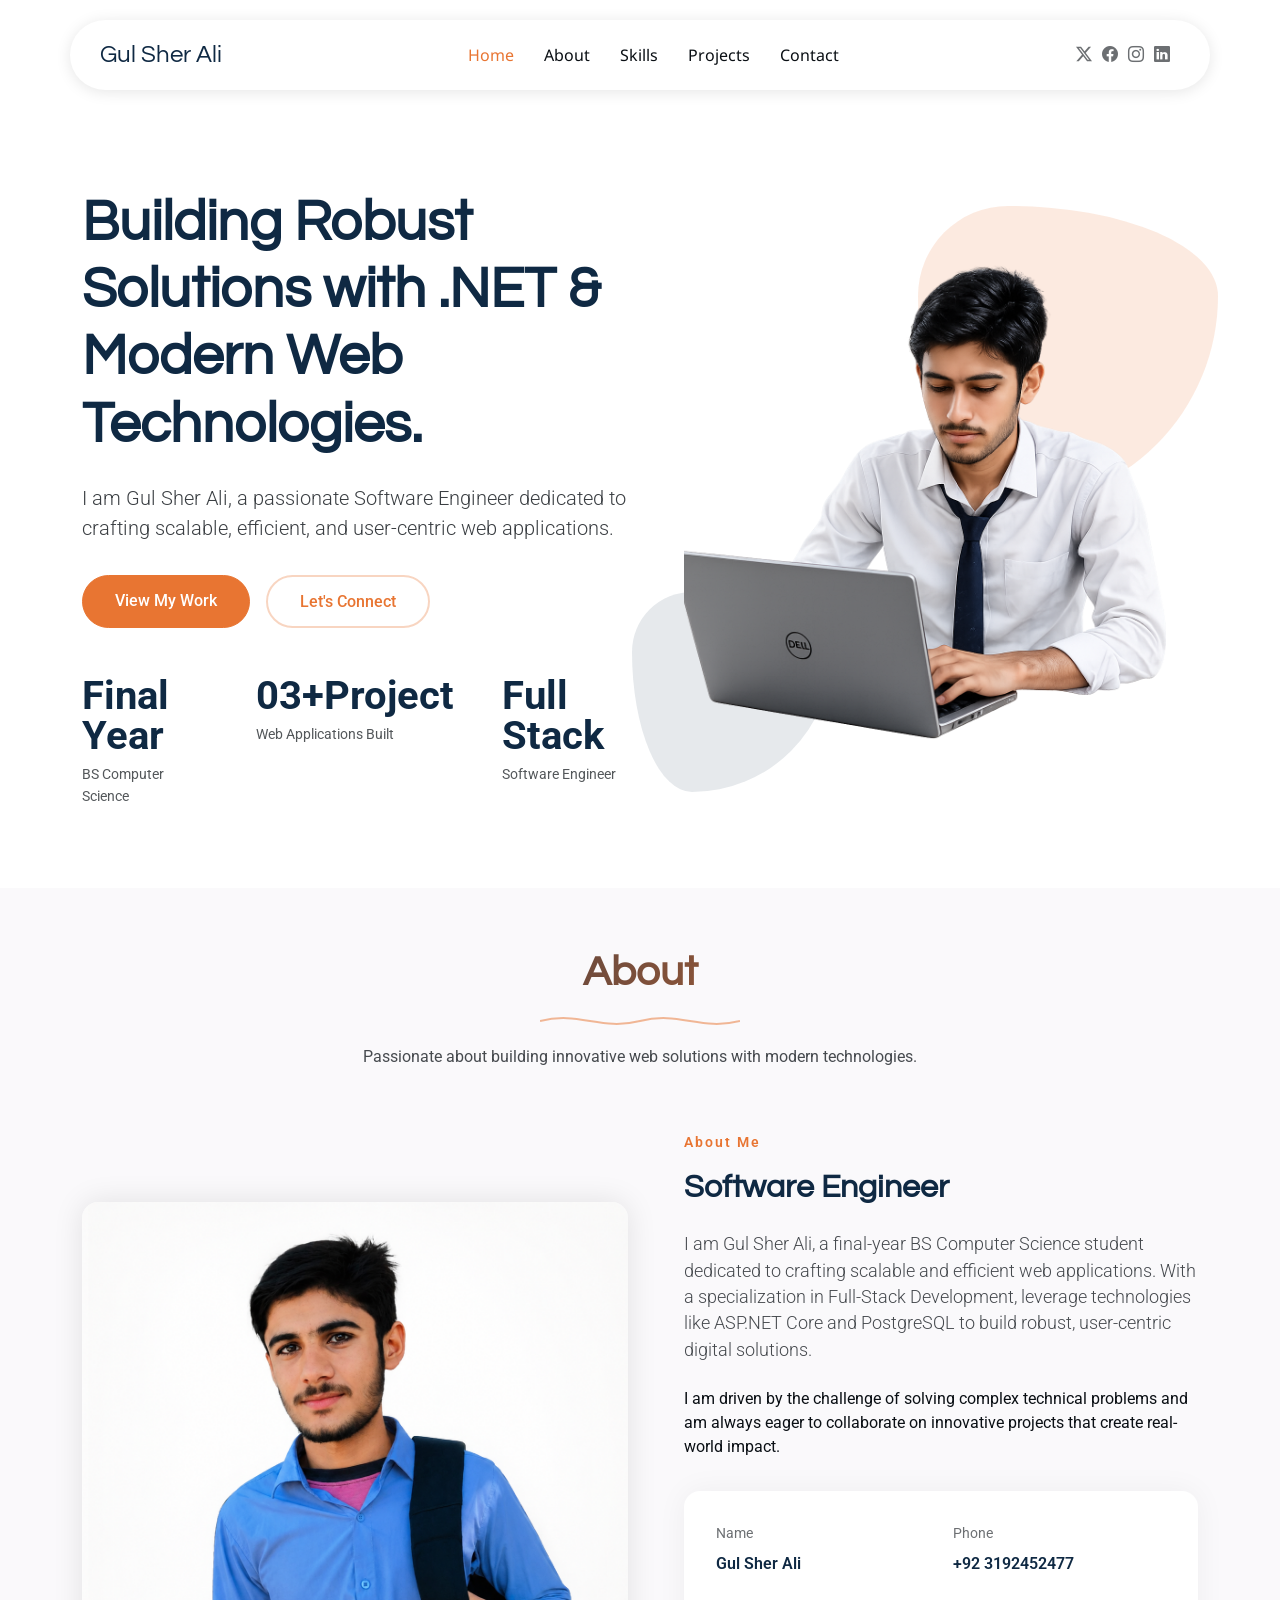
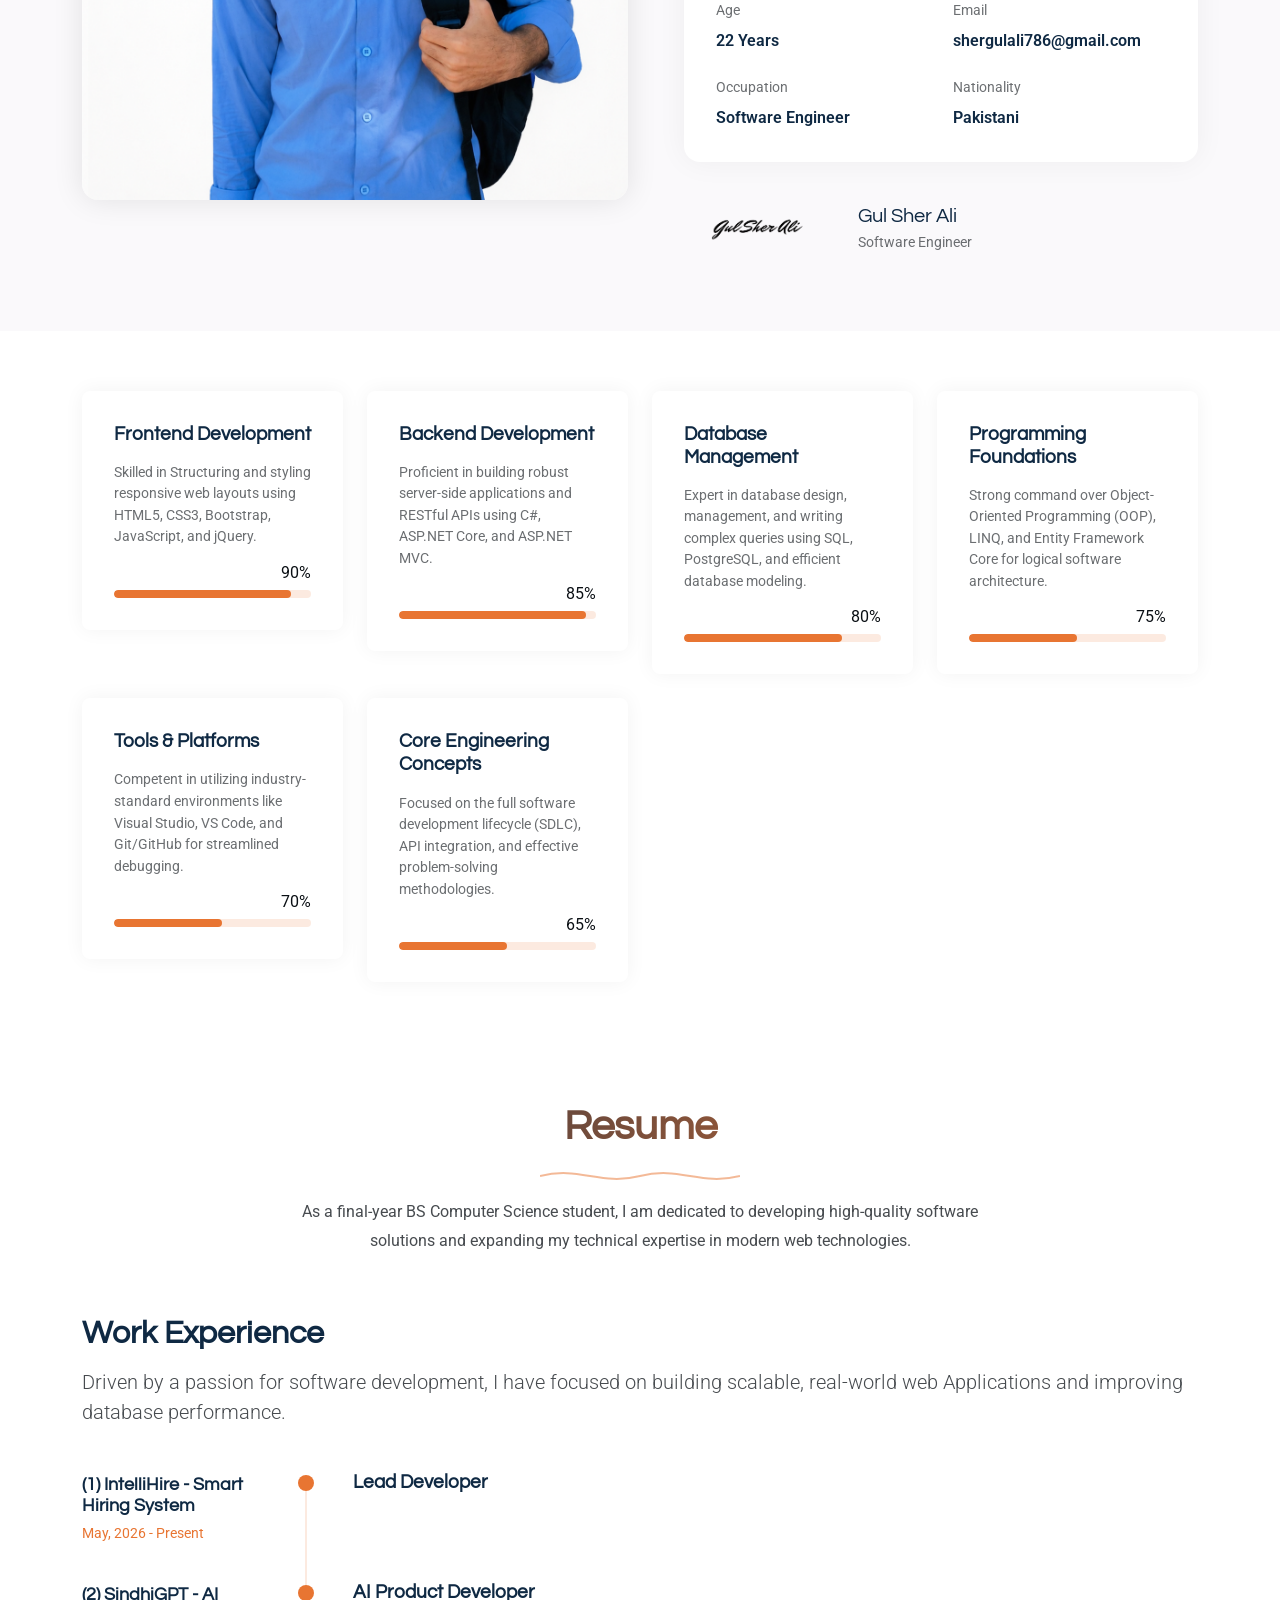
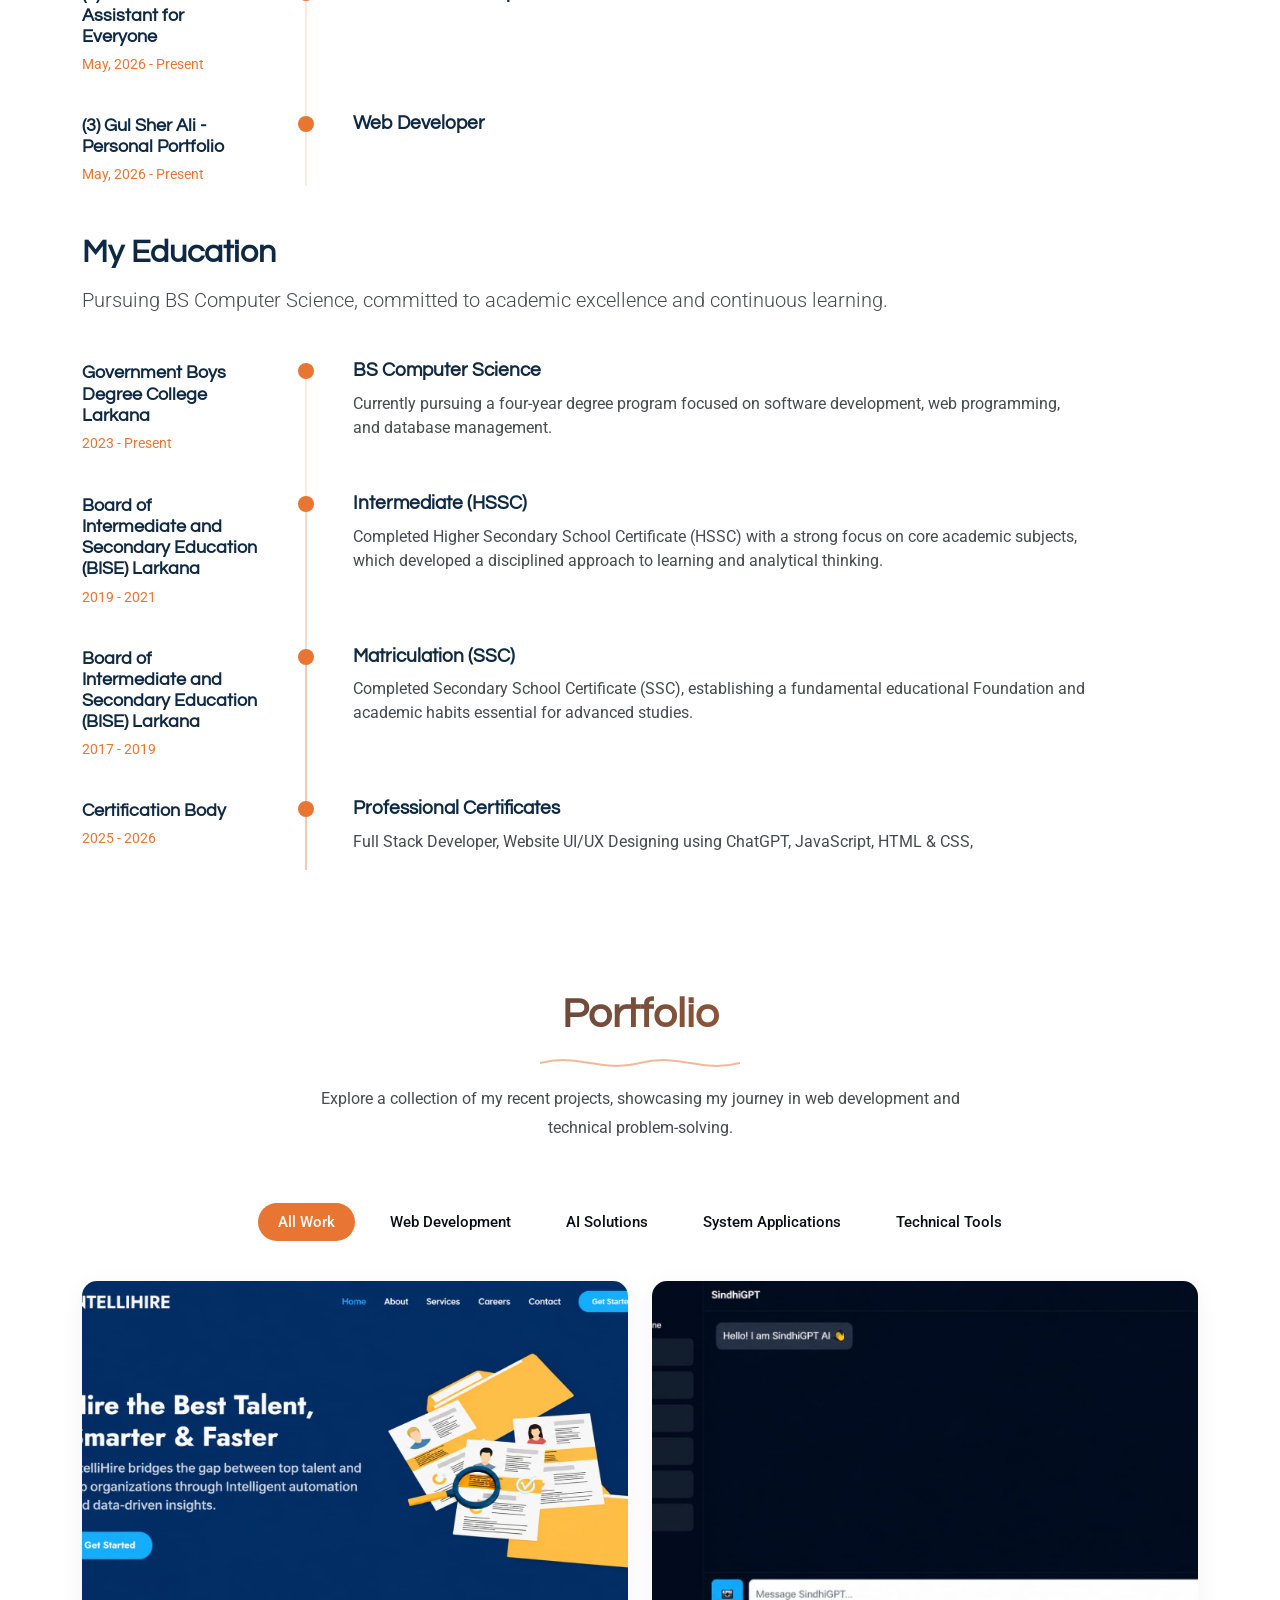
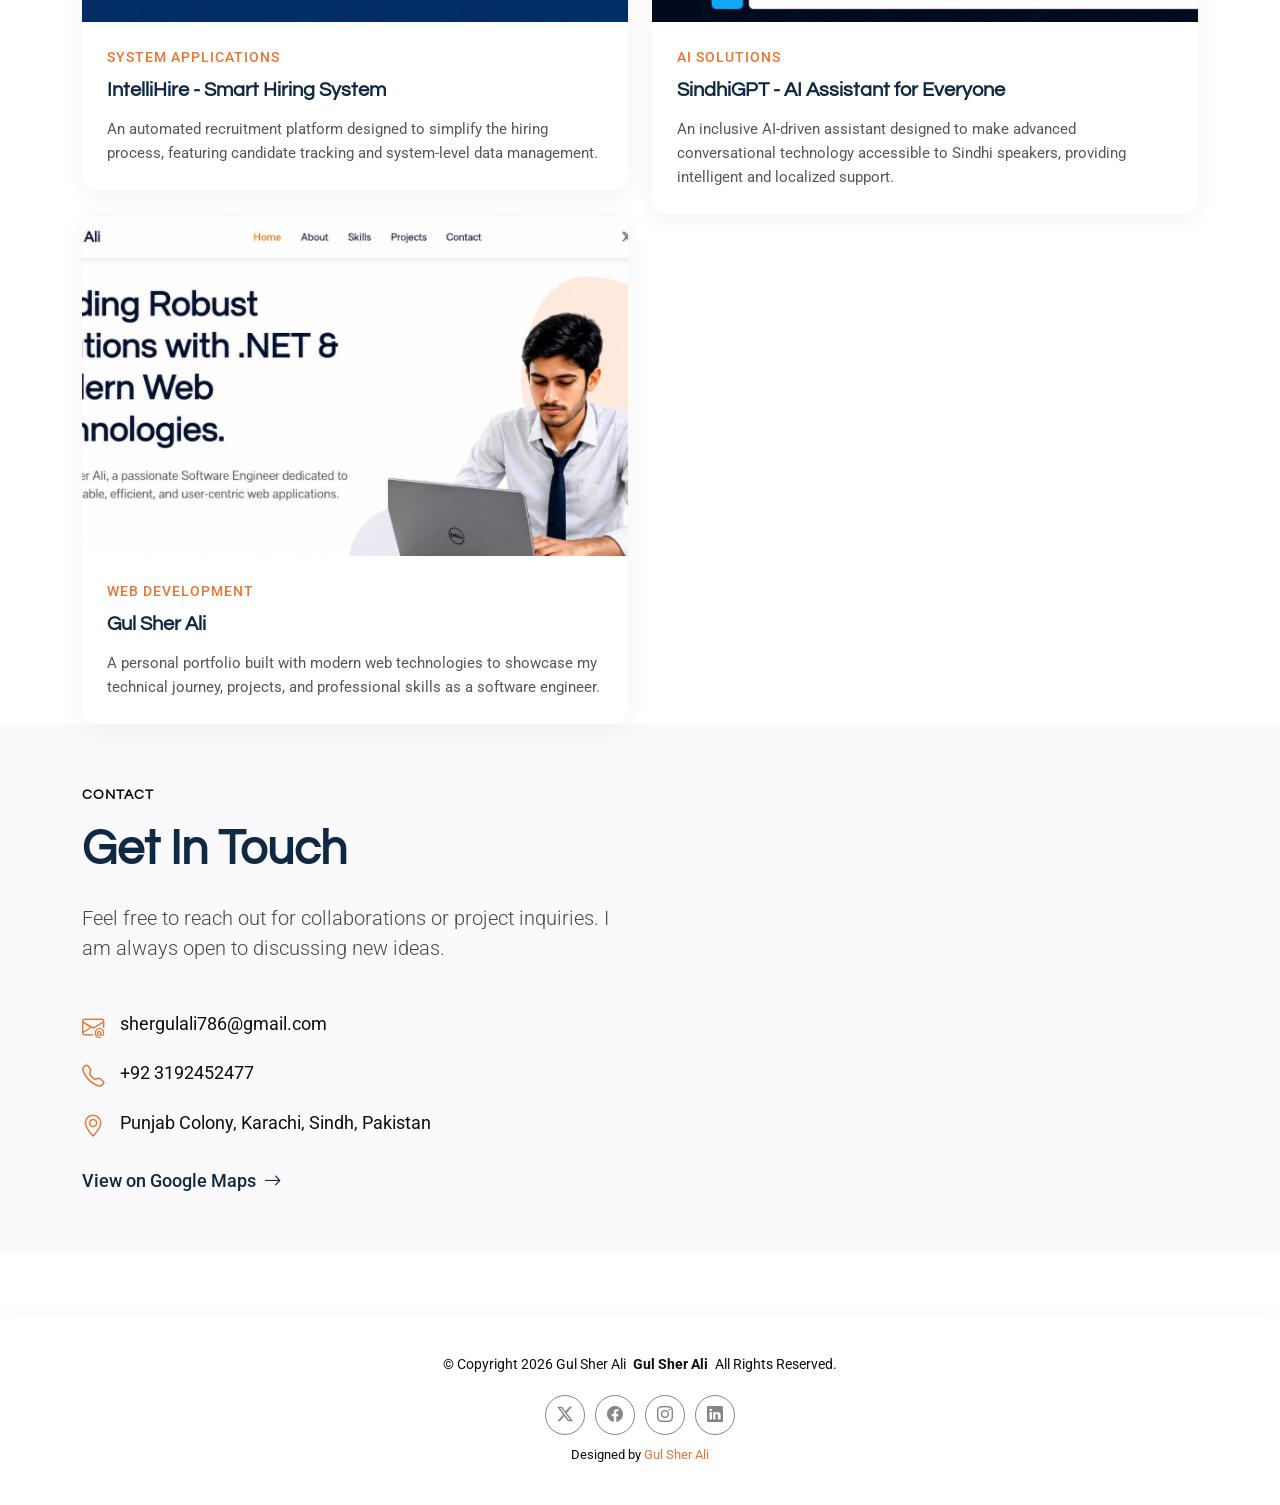
<file: index.html>
<!DOCTYPE html>
<html lang="en">

<head>
  <meta charset="utf-8">
  <meta content="width=device-width, initial-scale=1.0" name="viewport">
  <title>Gul Sher Ali</title>
  <meta name="description" content="">
  <meta name="keywords" content="">

  <!-- Favicons -->
  <link href="assets/img/favicon.png" rel="icon">
  <link href="assets/img/apple-touch-icon.png" rel="apple-touch-icon">

  <!-- Fonts -->
  <link href="https://fonts.googleapis.com" rel="preconnect">
  <link href="https://fonts.gstatic.com" rel="preconnect" crossorigin>
  <link href="https://fonts.googleapis.com/css2?family=Roboto:ital,wght@0,100;0,300;0,400;0,500;0,700;0,900;1,100;1,300;1,400;1,500;1,700;1,900&family=Noto+Sans:ital,wght@0,100;0,200;0,300;0,400;0,500;0,600;0,700;0,800;0,900;1,100;1,200;1,300;1,400;1,500;1,600;1,700;1,800;1,900&family=Questrial:wght@400&display=swap" rel="stylesheet">

  <!-- Vendor CSS Files -->
  <link href="assets/vendor/bootstrap/css/bootstrap.min.css" rel="stylesheet">
  <link href="assets/vendor/bootstrap-icons/bootstrap-icons.css" rel="stylesheet">
  <link href="assets/vendor/aos/aos.css" rel="stylesheet">
  <link href="assets/vendor/glightbox/css/glightbox.min.css" rel="stylesheet">
  <link href="assets/vendor/swiper/swiper-bundle.min.css" rel="stylesheet">

  <!-- Main CSS File -->
  <link href="assets/css/main.css" rel="stylesheet">

  <!-- =======================================================
  * Template Name: Gul Sher Ali
  * Template URL: https://bootstrapmade.com/easyfolio-bootstrap-portfolio-template/
  * Updated: Feb 21 2025 with Bootstrap v5.3.3
  * Author: BootstrapMade.com
  * License: https://bootstrapmade.com/license/
  ======================================================== -->
</head>

<body class="index-page">

  <header id="header" class="header d-flex align-items-center sticky-top">
    <div class="header-container container-fluid container-xl position-relative d-flex align-items-center justify-content-between">

      <a href="index.html" class="logo d-flex align-items-center me-auto me-xl-0">
        <!-- Uncomment the line below if you also wish to use an image logo -->
        <!-- <img src="assets/img/logo.webp" alt=""> -->
        <h1 class="sitename">Gul Sher Ali</h1>
      </a>

      <nav id="navmenu" class="navmenu">
        <ul>
          <li><a href="#hero" class="active">Home</a></li>
          <li><a href="#about">About</a></li>
          <li><a href="#resume">Skills</a></li>
          <li><a href="#portfolio">Projects</a></li>
          <li><a href="#contact">Contact</a></li>
        </ul>
        <i class="mobile-nav-toggle d-xl-none bi bi-list"></i>
      </nav>

      <div class="header-social-links">
        <a href="#" class="twitter"><i class="bi bi-twitter-x"></i></a>
        <a href="#" class="facebook"><i class="bi bi-facebook"></i></a>
        <a href="#" class="instagram"><i class="bi bi-instagram"></i></a>
        <a href="#" class="linkedin"><i class="bi bi-linkedin"></i></a>
      </div>

    </div>
  </header>

  <main class="main">

    <!-- Hero Section -->
    <section id="hero" class="hero section">

      <div class="container" data-aos="fade-up" data-aos-delay="100">

        <div class="row align-items-center content">
          <div class="col-lg-6" data-aos="fade-up" data-aos-delay="200">
            <h2>Building Robust Solutions with .NET & Modern Web Technologies.</h2>
            <p class="lead">I am Gul Sher Ali, a passionate Software Engineer dedicated to crafting scalable, efficient, and user-centric web applications.</p>
            <div class="cta-buttons" data-aos="fade-up" data-aos-delay="300">
              <a href="#portfolio" class="btn btn-primary">View My Work</a>
              <a href="#contact" class="btn btn-outline">Let's Connect</a>
            </div>
            <div class="hero-stats" data-aos="fade-up" data-aos-delay="400">
              <div class="stat-item">
                <span class="stat-number">Final Year</span>
                <span class="stat-label">BS Computer Science</span>
              </div>
              <div class="stat-item">
                <span class="stat-number">03+Project</span>
                <span class="stat-label">Web Applications Built</span>
              </div>
              <div class="stat-item">
                <span class="stat-number">Full Stack</span>
                <span class="stat-label">Software Engineer</span>
              </div>
            </div>
          </div>
          <div class="col-lg-6">
            <div class="hero-image">
              <img src="assets/img/profile/profile-1.png" alt="Portfolio Hero Image" class="img-fluid" data-aos="zoom-out" data-aos-delay="300">
              <div class="shape-1"></div>
              <div class="shape-2"></div>
            </div>
          </div>
        </div>

      </div>

    </section><!-- /Hero Section -->

    <!-- About Section -->
    <section id="about" class="about section light-background">

      <!-- Section Title -->
      <div class="container section-title" data-aos="fade-up">
        <h2>About</h2>
        <div class="title-shape">
          <svg viewBox="0 0 200 20" xmlns="http://www.w3.org/2000/svg">
            <path d="M 0,10 C 40,0 60,20 100,10 C 140,0 160,20 200,10" fill="none" stroke="currentColor" stroke-width="2"></path>
          </svg>
        </div>
        <p>Passionate about building innovative web solutions with modern technologies.</p>
      </div><!-- End Section Title -->

      <div class="container" data-aos="fade-up" data-aos-delay="100">

        <div class="row align-items-center">
          <div class="col-lg-6 position-relative" data-aos="fade-right" data-aos-delay="200">
            <div class="about-image">
              <img src="assets/img/profile/profile-square-2.png" alt="Profile Image" class="img-fluid rounded-4">
            </div>
          </div>

          <div class="col-lg-6" data-aos="fade-left" data-aos-delay="300">
            <div class="about-content">
              <span class="subtitle">About Me</span>

              <h2>Software Engineer</h2>

              <p class="lead mb-4">I am Gul Sher Ali, a final-year BS Computer Science student dedicated to crafting scalable and efficient web applications. With a specialization in Full-Stack Development, leverage technologies like ASP.NET Core and PostgreSQL to build robust, user-centric digital solutions.</p>

              <p class="mb-4">I am driven by the challenge of solving complex technical problems and am always eager to collaborate on innovative projects that create real-world impact.</p>

              <div class="personal-info">
                <div class="row g-4">
                  <div class="col-6">
                    <div class="info-item">
                      <span class="label">Name</span>
                      <span class="value">Gul Sher Ali</span>
                    </div>
                  </div>

                  <div class="col-6">
                    <div class="info-item">
                      <span class="label">Phone</span>
                      <span class="value">+92 3192452477</span>
                    </div>
                  </div>

                  <div class="col-6">
                    <div class="info-item">
                      <span class="label">Age</span>
                      <span class="value">22 Years</span>
                    </div>
                  </div>

                  <div class="col-6">
                    <div class="info-item">
                      <span class="label">Email</span>
                      <span class="value">shergulali786@gmail.com</span>
                    </div>
                  </div>

                  <div class="col-6">
                    <div class="info-item">
                      <span class="label">Occupation</span>
                      <span class="value">Software Engineer</span>
                    </div>
                  </div>

                  <div class="col-6">
                    <div class="info-item">
                      <span class="label">Nationality</span>
                      <span class="value">Pakistani</span>
                    </div>
                  </div>
                </div>
              </div>

              <div class="signature mt-4">
                <div class="signature-image">
                  <img src="assets/img/misc/signature-1.png" alt="" class="img-fluid">
                </div>
                <div class="signature-info">
                  <h4>Gul Sher Ali</h4>
                  <p>Software Engineer</p>
                </div>
              </div>
            </div>
          </div>
        </div>

      </div>

    </section><!-- /About Section -->

    <!-- Skills Section -->
    <section id="skills" class="skills section">

      <div class="container" data-aos="fade-up" data-aos-delay="100">

        <div class="row g-4 skills-animation">

          <div class="col-md-6 col-lg-3" data-aos="fade-up" data-aos-delay="100">
            <div class="skill-box">
              <h3>Frontend Development</h3>
              <p>Skilled in Structuring and styling responsive web layouts using HTML5, CSS3, Bootstrap, JavaScript, and jQuery.</p>
              <span class="text-end d-block">90%</span>
              <div class="progress">
                <div class="progress-bar" role="progressbar" aria-valuenow="90" aria-valuemin="0" aria-valuemax="100"></div>
              </div>
            </div>
          </div>

          <div class="col-md-6 col-lg-3" data-aos="fade-up" data-aos-delay="200">
            <div class="skill-box">
              <h3>Backend Development</h3>
              <p>Proficient in building robust server-side applications and RESTful APIs using C#, ASP.NET Core, and ASP.NET MVC.</p>
              <span class="text-end d-block">85%</span>
              <div class="progress">
                <div class="progress-bar" role="progressbar" aria-valuenow="95" aria-valuemin="0" aria-valuemax="100"></div>
              </div>
            </div>
          </div>

          <div class="col-md-6 col-lg-3" data-aos="fade-up" data-aos-delay="300">
            <div class="skill-box">
              <h3>Database Management</h3>
              <p>Expert in database design, management, and writing complex queries using SQL, PostgreSQL, and efficient database modeling.</p>
              <span class="text-end d-block">80%</span>
              <div class="progress">
                <div class="progress-bar" role="progressbar" aria-valuenow="80" aria-valuemin="0" aria-valuemax="100"></div>
              </div>
            </div>
          </div>

          <div class="col-md-6 col-lg-3" data-aos="fade-up" data-aos-delay="400">
            <div class="skill-box">
              <h3>Programming Foundations</h3>
              <p>Strong command over Object-Oriented Programming (OOP), LINQ, and Entity Framework Core for logical software architecture.</p>
              <span class="text-end d-block">75%</span>
              <div class="progress">
                <div class="progress-bar" role="progressbar" aria-valuenow="55" aria-valuemin="0" aria-valuemax="100">
                </div>
              </div>
            </div>
          </div>

          <div class="col-md-6 col-lg-3" data-aos="fade-up" data-aos-delay="400">
            <div class="skill-box">
              <h3>Tools & Platforms</h3>
              <p>Competent in utilizing industry-standard environments like Visual Studio, VS Code, and Git/GitHub for streamlined debugging.</p>
              <span class="text-end d-block">70%</span>
              <div class="progress">
                <div class="progress-bar" role="progressbar" aria-valuenow="55" aria-valuemin="0" aria-valuemax="100">
                </div>
              </div>
            </div>
          </div>

          <div class="col-md-6 col-lg-3" data-aos="fade-up" data-aos-delay="400">
            <div class="skill-box">
              <h3>Core Engineering Concepts</h3>
              <p>Focused on the full software development lifecycle (SDLC), API integration, and effective problem-solving methodologies.</p>
              <span class="text-end d-block">65%</span>
              <div class="progress">
                <div class="progress-bar" role="progressbar" aria-valuenow="55" aria-valuemin="0" aria-valuemax="100">
                </div>
              </div>
            </div>
          </div>

        </div>

      </div>

    </section><!-- /Skills Section -->

    <!-- Resume Section -->
    <section id="resume" class="resume section">

      <!-- Section Title -->
      <div class="container section-title" data-aos="fade-up">
        <h2>Resume</h2>
        <div class="title-shape">
          <svg viewBox="0 0 200 20" xmlns="http://www.w3.org/2000/svg">
            <path d="M 0,10 C 40,0 60,20 100,10 C 140,0 160,20 200,10" fill="none" stroke="currentColor" stroke-width="2"></path>
          </svg>
        </div>
        <p>As a final-year BS Computer Science student, I am dedicated to developing high-quality software solutions and expanding my technical expertise in modern web technologies.</p>
      </div><!-- End Section Title -->

      <div class="container" data-aos="fade-up" data-aos-delay="100">

        <div class="row">
          <div class="col-12">
            <div class="resume-wrapper">
              <div class="resume-block" data-aos="fade-up">
                <h2>Work Experience</h2>
                <p class="lead">Driven by a passion for software development, I have focused on building scalable, real-world web Applications and improving database performance.</p>

                <div class="timeline">
                  <div class="timeline-item" data-aos="fade-up" data-aos-delay="200">
                    <div class="timeline-left">
                      <h4 class="company">(1) IntelliHire - Smart Hiring System</h4>
                      <span class="period">May, 2026 - Present</span>
                    </div>
                    <div class="timeline-dot"></div>
                    <div class="timeline-right">
                      <h3 class="position">Lead Developer</h3>
                    </div>
                  </div>

                  <div class="timeline-item" data-aos="fade-up" data-aos-delay="300">
                    <div class="timeline-left">
                      <h4 class="company">(2) SindhiGPT - AI Assistant for Everyone</h4>
                      <span class="period">May, 2026 - Present</span>
                    </div>
                    <div class="timeline-dot"></div>
                    <div class="timeline-right">
                      <h3 class="position">AI Product Developer</h3>
                    </div>
                  </div>

                  <div class="timeline-item" data-aos="fade-up" data-aos-delay="400">
                    <div class="timeline-left">
                      <h4 class="company">(3) Gul Sher Ali - Personal Portfolio</h4>
                      <span class="period">May, 2026 - Present</span>
                    </div>
                    <div class="timeline-dot"></div>
                    <div class="timeline-right">
                      <h3 class="position">Web Developer</h3>
                    </div>
                  </div>
                </div>
              </div>

              <div class="resume-block" data-aos="fade-up" data-aos-delay="100">
                <h2>My Education</h2>
                <p class="lead">Pursuing BS Computer Science, committed to academic excellence and continuous learning.</p>

                <div class="timeline">
                  <div class="timeline-item" data-aos="fade-up" data-aos-delay="200">
                    <div class="timeline-left">
                      <h4 class="company">Government Boys Degree College Larkana</h4>
                      <span class="period">2023 - Present</span>
                    </div>
                    <div class="timeline-dot"></div>
                    <div class="timeline-right">
                      <h3 class="position">BS Computer Science</h3>
                      <p class="description">Currently pursuing a four-year degree program focused on software development, web programming, and database management.</p>
                    </div>
                  </div>

                  <div class="timeline">
                  <div class="timeline-item" data-aos="fade-up" data-aos-delay="200">
                    <div class="timeline-left">
                      <h4 class="company">Board of Intermediate and Secondary Education (BISE) Larkana</h4>
                      <span class="period">2019 - 2021</span>
                    </div>
                    <div class="timeline-dot"></div>
                    <div class="timeline-right">
                      <h3 class="position">Intermediate (HSSC)</h3>
                      <p class="description">Completed Higher Secondary School Certificate (HSSC) with a strong focus on core academic subjects, which developed a disciplined approach to learning and analytical thinking.</p>
                    </div>
                  </div>

                  <div class="timeline">
                  <div class="timeline-item" data-aos="fade-up" data-aos-delay="200">
                    <div class="timeline-left">
                      <h4 class="company">Board of Intermediate and Secondary Education (BISE) Larkana</h4>
                      <span class="period">2017 - 2019</span>
                    </div>
                    <div class="timeline-dot"></div>
                    <div class="timeline-right">
                      <h3 class="position">Matriculation (SSC)</h3>
                      <p class="description">Completed Secondary School Certificate (SSC), establishing a fundamental educational Foundation and academic habits essential for advanced studies.</p>
                    </div>
                  </div>

                  <div class="timeline-item" data-aos="fade-up" data-aos-delay="300">
                    <div class="timeline-left">
                      <h4 class="company">Certification Body</h4>
                      <span class="period">2025 - 2026</span>
                    </div>
                    <div class="timeline-dot"></div>
                    <div class="timeline-right">
                      <h3 class="position">Professional Certificates</h3>
                      <p class="description">Full Stack Developer, Website UI/UX Designing using ChatGPT, JavaScript, HTML & CSS,</p>
                    </div>
                  </div>


                </div>
              </div>
            </div>
          </div>
        </div>

      </div>

    </section><!-- /Resume Section -->

    <!-- Portfolio Section -->
    <section id="portfolio" class="portfolio section">

      <!-- Section Title -->
      <div class="container section-title" data-aos="fade-up">
        <h2>Portfolio</h2>
        <div class="title-shape">
          <svg viewBox="0 0 200 20" xmlns="http://www.w3.org/2000/svg">
            <path d="M 0,10 C 40,0 60,20 100,10 C 140,0 160,20 200,10" fill="none" stroke="currentColor" stroke-width="2"></path>
          </svg>
        </div>
        <p>Explore a collection of my recent projects, showcasing my journey in web development and technical problem-solving.</p>
      </div><!-- End Section Title -->

      <div class="container" data-aos="fade-up" data-aos-delay="100">

        <div class="isotope-layout" data-default-filter="*" data-layout="masonry" data-sort="original-order">

          <div class="portfolio-filters-container" data-aos="fade-up" data-aos-delay="200">
            <ul class="portfolio-filters isotope-filters">
              <li data-filter="*" class="filter-active">All Work</li>
              <li data-filter=".filter-web">Web Development</li>
              <li data-filter=".filter-graphics">AI Solutions</li>
              <li data-filter=".filter-motion">System Applications</li>
              <li data-filter=".filter-brand">Technical Tools</li>
            </ul>
          </div>

          <div class="row g-4 isotope-container" data-aos="fade-up" data-aos-delay="300">

            <div class="col-lg-6 col-md-6 portfolio-item isotope-item filter-web">
              <div class="portfolio-card">
                <div class="portfolio-image">
                  <img src="assets/img/portfolio/portfolio-1.jpeg" class="img-fluid" alt="" loading="lazy">
                  <div class="portfolio-overlay">
                    <div class="portfolio-actions">
                      <a href="assets/img/portfolio/portfolio-1.jpeg" class="glightbox preview-link" data-gallery="portfolio-gallery-web"><i class="bi bi-eye"></i></a>
                      <a href="portfolio-details.html" class="details-link"><i class="bi bi-arrow-right"></i></a>
                    </div>
                  </div>
                </div>
                <div class="portfolio-content">
                  <span class="category">System Applications</span>
                  <h3>IntelliHire - Smart Hiring System</h3>
                  <p>An automated recruitment platform designed to simplify the hiring process, featuring candidate tracking and system-level data management.</p>
                </div>
              </div>
            </div><!-- End Portfolio Item -->

            <div class="col-lg-6 col-md-6 portfolio-item isotope-item filter-graphics">
              <div class="portfolio-card">
                <div class="portfolio-image">
                  <img src="assets/img/portfolio/portfolio-10.jpeg" class="img-fluid" alt="" loading="lazy">
                  <div class="portfolio-overlay">
                    <div class="portfolio-actions">
                      <a href="assets/img/portfolio/portfolio-10.jpeg" class="glightbox preview-link" data-gallery="portfolio-gallery-graphics"><i class="bi bi-eye"></i></a>
                      <a href="portfolio-details.html" class="details-link"><i class="bi bi-arrow-right"></i></a>
                    </div>
                  </div>
                </div>
                <div class="portfolio-content">
                  <span class="category">AI Solutions</span>
                  <h3>SindhiGPT - AI Assistant for Everyone</h3>
                  <p>An inclusive AI-driven assistant designed to make advanced conversational technology accessible to Sindhi speakers, providing intelligent and localized support.</p>
                </div>
              </div>
            </div><!-- End Portfolio Item -->

            <div class="col-lg-6 col-md-6 portfolio-item isotope-item filter-motion">
              <div class="portfolio-card">
                <div class="portfolio-image">
                  <img src="assets/img/portfolio/portfolio-7.jpeg" class="img-fluid" alt="" loading="lazy">
                  <div class="portfolio-overlay">
                    <div class="portfolio-actions">
                      <a href="assets/img/portfolio/portfolio-7.jpeg" class="glightbox preview-link" data-gallery="portfolio-gallery-motion"><i class="bi bi-eye"></i></a>
                      <a href="portfolio-details.html" class="details-link"><i class="bi bi-arrow-right"></i></a>
                    </div>
                  </div>
                </div>
                <div class="portfolio-content">
                  <span class="category">Web Development</span>
                  <h3>Gul Sher Ali</h3>
                  <p>A personal portfolio built with modern web technologies to showcase my technical journey, projects, and professional skills as a software engineer.</p>
                </div>
              </div>
            </div><!-- End Portfolio Item -->

           
          </div><!-- End Portfolio Container -->

        </div>

      </div>

    <!-- Contact Section -->
    <section id="contact" class="contact section light-background">

      <div class="container" data-aos="fade-up" data-aos-delay="100">

        <div class="row g-5">
          <div class="col-lg-6">
            <div class="content" data-aos="fade-up" data-aos-delay="200">
              <div class="section-category mb-3">Contact</div>
              <h2 class="display-5 mb-4">Get In Touch</h2>
              <p class="lead mb-4">Feel free to reach out for collaborations or project inquiries. I am always open to discussing new ideas.</p>

              <div class="contact-info mt-5">
                <div class="info-item d-flex mb-3">
                  <i class="bi bi-envelope-at me-3"></i>
                  <span>shergulali786@gmail.com</span>
                </div>

                <div class="info-item d-flex mb-3">
                  <i class="bi bi-telephone me-3"></i>
                  <span>+92 3192452477</span>
                </div>

                <div class="info-item d-flex mb-4">
                  <i class="bi bi-geo-alt me-3"></i>
                  <span>Punjab Colony, Karachi, Sindh, Pakistan</span>
                </div>

                <a href="#" class="map-link d-inline-flex align-items-center">
                  View on Google Maps
                  <i class="bi bi-arrow-right ms-2"></i>
                </a>
              </div>
            </div>
          </div>

         

        </div>

      </div>

    </section><!-- /Contact Section -->

  </main>

  <footer id="footer" class="footer">

    <div class="container">
      <div class="copyright text-center ">
        <p>© <span>Copyright 2026 Gul Sher Ali</span> <strong class="px-1 sitename">Gul Sher Ali</strong> <span>All Rights Reserved.</span></p>
      </div>
      <div class="social-links d-flex justify-content-center">
        <a href=""><i class="bi bi-twitter-x"></i></a>
        <a href=""><i class="bi bi-facebook"></i></a>
        <a href=""><i class="bi bi-instagram"></i></a>
        <a href=""><i class="bi bi-linkedin"></i></a>
      </div>
      <div class="credits">
        <!-- All the links in the footer should remain intact. -->
        <!-- You can delete the links only if you've purchased the pro version. -->
        <!-- Licensing information: https://bootstrapmade.com/license/ -->
        <!-- Purchase the pro version with working PHP/AJAX contact form: [buy-url] -->
        Designed by  <a href="https://bootstrapmade.com/">Gul Sher Ali</a>
      </div>
    </div>

  </footer>

  <!-- Scroll Top -->
  <a href="#" id="scroll-top" class="scroll-top d-flex align-items-center justify-content-center"><i class="bi bi-arrow-up-short"></i></a>

  <!-- Vendor JS Files -->
  <script src="assets/vendor/bootstrap/js/bootstrap.bundle.min.js"></script>
  <script src="assets/vendor/php-email-form/validate.js"></script>
  <script src="assets/vendor/aos/aos.js"></script>
  <script src="assets/vendor/waypoints/noframework.waypoints.js"></script>
  <script src="assets/vendor/glightbox/js/glightbox.min.js"></script>
  <script src="assets/vendor/imagesloaded/imagesloaded.pkgd.min.js"></script>
  <script src="assets/vendor/isotope-layout/isotope.pkgd.min.js"></script>
  <script src="assets/vendor/swiper/swiper-bundle.min.js"></script>

  <!-- Main JS File -->
  <script src="assets/js/main.js"></script>

</body>

</html>
</file>
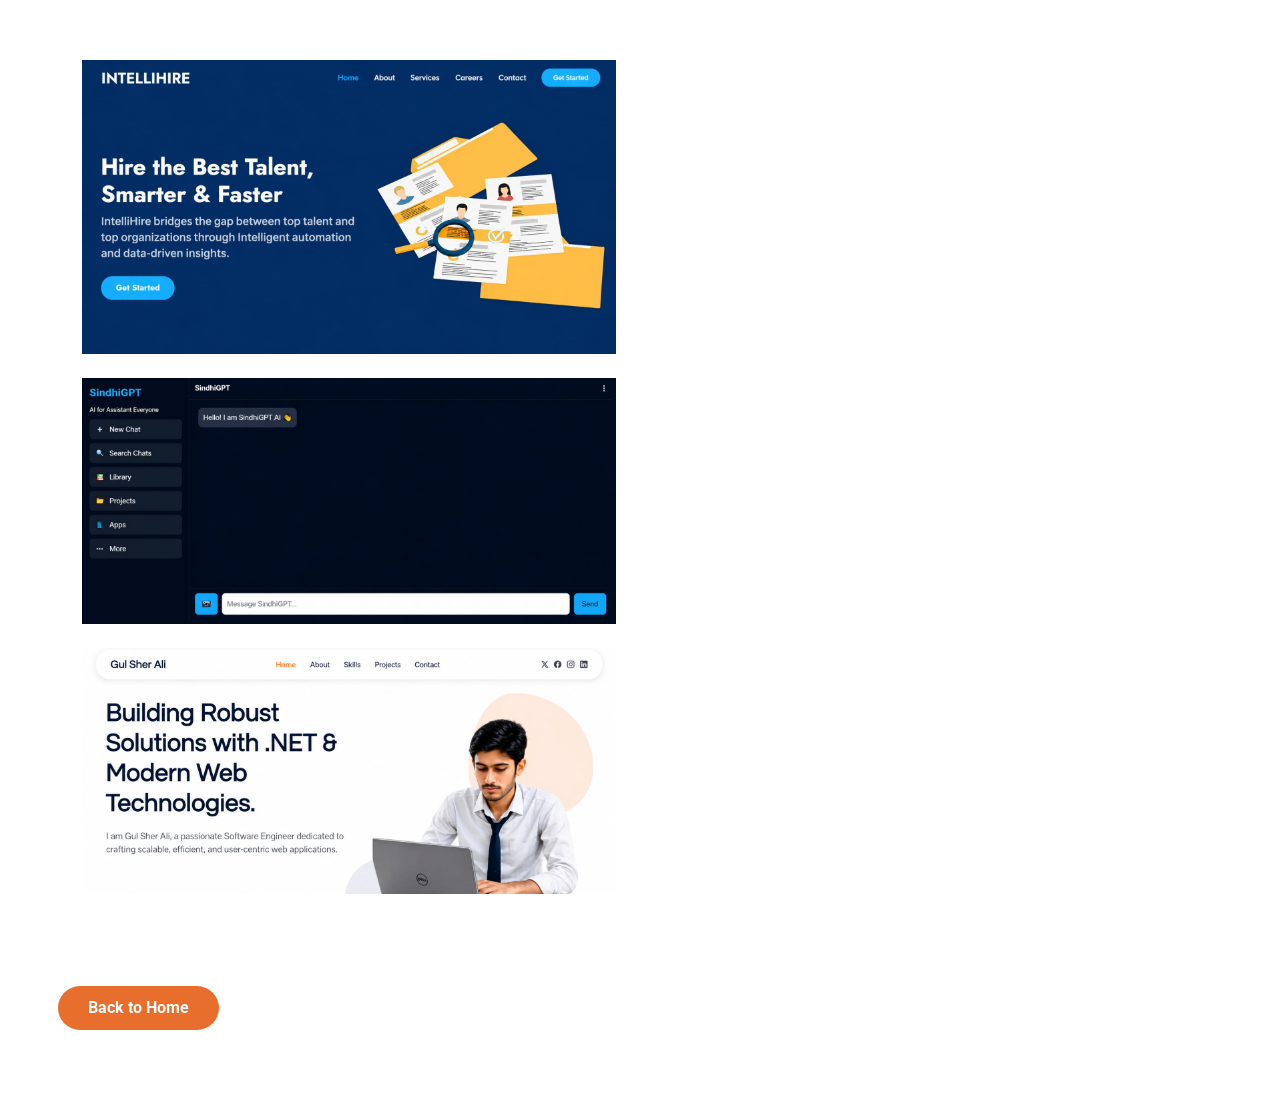
<file: portfolio-details.html>
<!DOCTYPE html>
<html lang="en">

<head>
  <meta charset="utf-8">
  <meta content="width=device-width, initial-scale=1.0" name="viewport">
  <title>Portfolio Details - EasyFolio Bootstrap Template</title>
  <meta name="description" content="">
  <meta name="keywords" content="">

  <!-- Favicons -->
  <link href="assets/img/favicon.png" rel="icon">
  <link href="assets/img/apple-touch-icon.png" rel="apple-touch-icon">

  <!-- Fonts -->
  <link href="https://fonts.googleapis.com" rel="preconnect">
  <link href="https://fonts.gstatic.com" rel="preconnect" crossorigin>
  <link href="https://fonts.googleapis.com/css2?family=Roboto:ital,wght@0,100;0,300;0,400;0,500;0,700;0,900;1,100;1,300;1,400;1,500;1,700;1,900&family=Noto+Sans:ital,wght@0,100;0,200;0,300;0,400;0,500;0,600;0,700;0,800;0,900;1,100;1,200;1,300;1,400;1,500;1,600;1,700;1,800;1,900&family=Questrial:wght@400&display=swap" rel="stylesheet">

  <!-- Vendor CSS Files -->
  <link href="assets/vendor/bootstrap/css/bootstrap.min.css" rel="stylesheet">
  <link href="assets/vendor/bootstrap-icons/bootstrap-icons.css" rel="stylesheet">
  <link href="assets/vendor/aos/aos.css" rel="stylesheet">
  <link href="assets/vendor/glightbox/css/glightbox.min.css" rel="stylesheet">
  <link href="assets/vendor/swiper/swiper-bundle.min.css" rel="stylesheet">

  <!-- Main CSS File -->
  <link href="assets/css/main.css" rel="stylesheet">

  <!-- =======================================================
  * Template Name: EasyFolio
  * Template URL: https://bootstrapmade.com/easyfolio-bootstrap-portfolio-template/
  * Updated: Feb 21 2025 with Bootstrap v5.3.3
  * Author: BootstrapMade.com
  * License: https://bootstrapmade.com/license/
  ======================================================== -->
</head>
<body>


    <!-- Portfolio Details Section -->
    <section id="portfolio-details" class="portfolio-details section">

      <div class="container" data-aos="fade-up">

        <div class="row gy-4 g-lg-5">
          <div class="col-lg-6">
            <img src="assets/img/portfolio/portfolio-1.jpeg" class="img-fluid mb-4" alt="">
            <img src="assets/img/portfolio/portfolio-10.jpeg" class="img-fluid mb-4" alt="">
            <img src="assets/img/portfolio/portfolio-7.jpeg" class="img-fluid mb-4" alt="">

          </div>

          <div style="padding: 20px 0;">
            <a href="index.html" class="custom-back-btn">Back to Home</a>
          </div>

  </main>


  </footer>

  <!-- Scroll Top -->
  <a href="#" id="scroll-top" class="scroll-top d-flex align-items-center justify-content-center"><i class="bi bi-arrow-up-short"></i></a>

  <!-- Vendor JS Files -->
  <script src="assets/vendor/bootstrap/js/bootstrap.bundle.min.js"></script>
  <script src="assets/vendor/php-email-form/validate.js"></script>
  <script src="assets/vendor/aos/aos.js"></script>
  <script src="assets/vendor/waypoints/noframework.waypoints.js"></script>
  <script src="assets/vendor/glightbox/js/glightbox.min.js"></script>
  <script src="assets/vendor/imagesloaded/imagesloaded.pkgd.min.js"></script>
  <script src="assets/vendor/isotope-layout/isotope.pkgd.min.js"></script>
  <script src="assets/vendor/swiper/swiper-bundle.min.js"></script>

  <!-- Main JS File -->
  <script src="assets/js/main.js"></script>

</body>

</html>
</file>
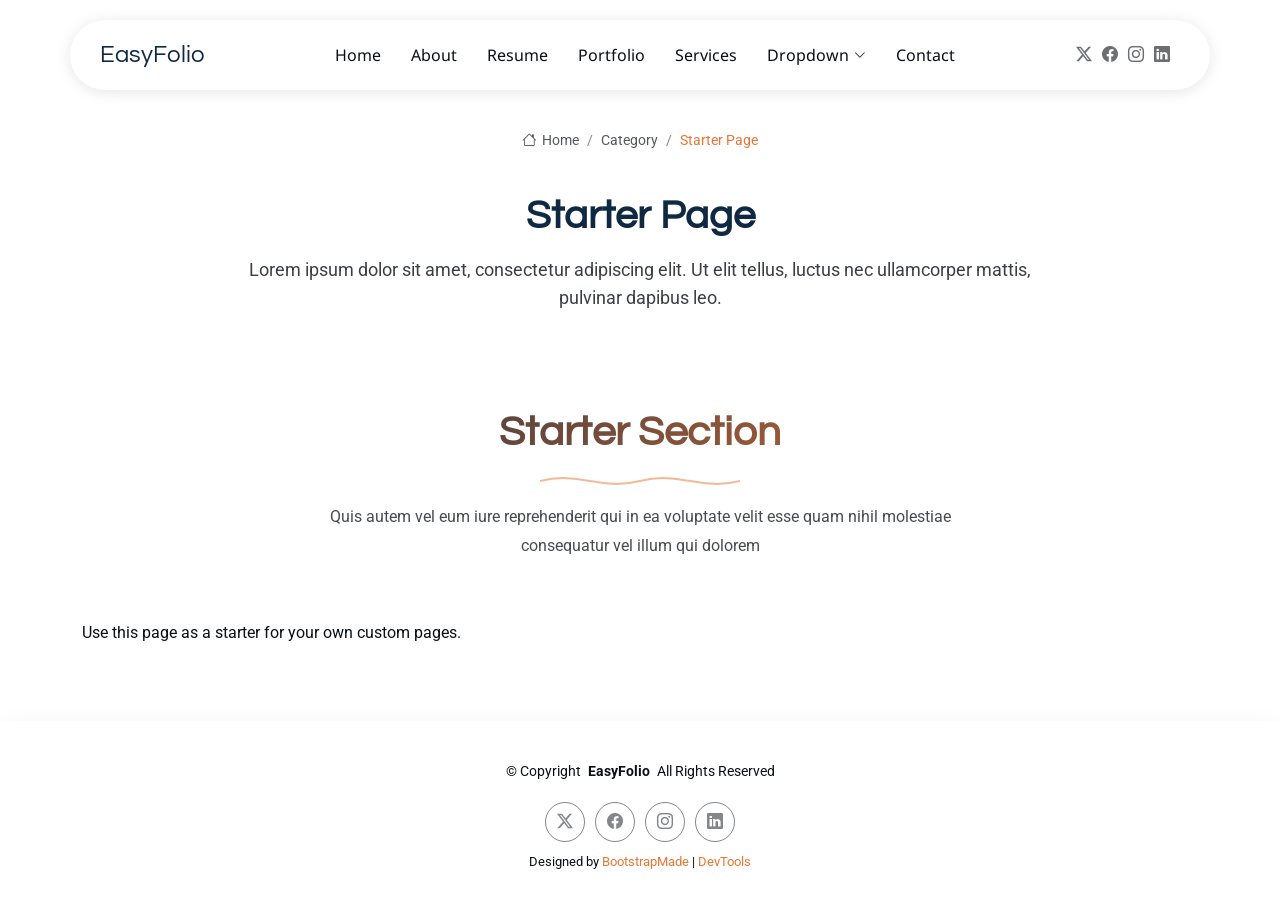
<file: starter-page.html>
<!DOCTYPE html>
<html lang="en">

<head>
  <meta charset="utf-8">
  <meta content="width=device-width, initial-scale=1.0" name="viewport">
  <title>Starter Page - EasyFolio Bootstrap Template</title>
  <meta name="description" content="">
  <meta name="keywords" content="">

  <!-- Favicons -->
  <link href="assets/img/favicon.png" rel="icon">
  <link href="assets/img/apple-touch-icon.png" rel="apple-touch-icon">

  <!-- Fonts -->
  <link href="https://fonts.googleapis.com" rel="preconnect">
  <link href="https://fonts.gstatic.com" rel="preconnect" crossorigin>
  <link href="https://fonts.googleapis.com/css2?family=Roboto:ital,wght@0,100;0,300;0,400;0,500;0,700;0,900;1,100;1,300;1,400;1,500;1,700;1,900&family=Noto+Sans:ital,wght@0,100;0,200;0,300;0,400;0,500;0,600;0,700;0,800;0,900;1,100;1,200;1,300;1,400;1,500;1,600;1,700;1,800;1,900&family=Questrial:wght@400&display=swap" rel="stylesheet">

  <!-- Vendor CSS Files -->
  <link href="assets/vendor/bootstrap/css/bootstrap.min.css" rel="stylesheet">
  <link href="assets/vendor/bootstrap-icons/bootstrap-icons.css" rel="stylesheet">
  <link href="assets/vendor/aos/aos.css" rel="stylesheet">
  <link href="assets/vendor/glightbox/css/glightbox.min.css" rel="stylesheet">
  <link href="assets/vendor/swiper/swiper-bundle.min.css" rel="stylesheet">

  <!-- Main CSS File -->
  <link href="assets/css/main.css" rel="stylesheet">

  <!-- =======================================================
  * Template Name: EasyFolio
  * Template URL: https://bootstrapmade.com/easyfolio-bootstrap-portfolio-template/
  * Updated: Feb 21 2025 with Bootstrap v5.3.3
  * Author: BootstrapMade.com
  * License: https://bootstrapmade.com/license/
  ======================================================== -->
</head>

<body class="starter-page-page">

  <header id="header" class="header d-flex align-items-center sticky-top">
    <div class="header-container container-fluid container-xl position-relative d-flex align-items-center justify-content-between">

      <a href="index.html" class="logo d-flex align-items-center me-auto me-xl-0">
        <!-- Uncomment the line below if you also wish to use an image logo -->
        <!-- <img src="assets/img/logo.webp" alt=""> -->
        <h1 class="sitename">EasyFolio</h1>
      </a>

      <nav id="navmenu" class="navmenu">
        <ul>
          <li><a href="#hero">Home</a></li>
          <li><a href="#about">About</a></li>
          <li><a href="#resume">Resume</a></li>
          <li><a href="#portfolio">Portfolio</a></li>
          <li><a href="#services">Services</a></li>
          <li class="dropdown"><a href="#"><span>Dropdown</span> <i class="bi bi-chevron-down toggle-dropdown"></i></a>
            <ul>
              <li><a href="#">Dropdown 1</a></li>
              <li class="dropdown"><a href="#"><span>Deep Dropdown</span> <i class="bi bi-chevron-down toggle-dropdown"></i></a>
                <ul>
                  <li><a href="#">Deep Dropdown 1</a></li>
                  <li><a href="#">Deep Dropdown 2</a></li>
                  <li><a href="#">Deep Dropdown 3</a></li>
                  <li><a href="#">Deep Dropdown 4</a></li>
                  <li><a href="#">Deep Dropdown 5</a></li>
                </ul>
              </li>
              <li><a href="#">Dropdown 2</a></li>
              <li><a href="#">Dropdown 3</a></li>
              <li><a href="#">Dropdown 4</a></li>
            </ul>
          </li>
          <li><a href="#contact">Contact</a></li>
        </ul>
        <i class="mobile-nav-toggle d-xl-none bi bi-list"></i>
      </nav>

      <div class="header-social-links">
        <a href="#" class="twitter"><i class="bi bi-twitter-x"></i></a>
        <a href="#" class="facebook"><i class="bi bi-facebook"></i></a>
        <a href="#" class="instagram"><i class="bi bi-instagram"></i></a>
        <a href="#" class="linkedin"><i class="bi bi-linkedin"></i></a>
      </div>

    </div>
  </header>

  <main class="main">

    <!-- Page Title -->
    <div class="page-title">
      <div class="breadcrumbs">
        <nav aria-label="breadcrumb">
          <ol class="breadcrumb">
            <li class="breadcrumb-item"><a href="#"><i class="bi bi-house"></i> Home</a></li>
            <li class="breadcrumb-item"><a href="#">Category</a></li>
            <li class="breadcrumb-item active current">Starter Page</li>
          </ol>
        </nav>
      </div>

      <div class="title-wrapper">
        <h1>Starter Page</h1>
        <p>Lorem ipsum dolor sit amet, consectetur adipiscing elit. Ut elit tellus, luctus nec ullamcorper mattis, pulvinar dapibus leo.</p>
      </div>
    </div><!-- End Page Title -->

    <!-- Starter Section Section -->
    <section id="starter-section" class="starter-section section">

      <!-- Section Title -->
      <div class="container section-title" data-aos="fade-up">
        <h2>Starter Section</h2>
        <div class="title-shape">
          <svg viewBox="0 0 200 20" xmlns="http://www.w3.org/2000/svg">
            <path d="M 0,10 C 40,0 60,20 100,10 C 140,0 160,20 200,10" fill="none" stroke="currentColor" stroke-width="2"></path>
          </svg>
        </div>
        <p>Quis autem vel eum iure reprehenderit qui in ea voluptate velit esse quam nihil molestiae consequatur vel illum qui dolorem</p>
      </div><!-- End Section Title -->

      <div class="container" data-aos="fade-up">
        <p>Use this page as a starter for your own custom pages.</p>
      </div>

    </section><!-- /Starter Section Section -->

  </main>

  <footer id="footer" class="footer">

    <div class="container">
      <div class="copyright text-center ">
        <p>© <span>Copyright</span> <strong class="px-1 sitename">EasyFolio</strong> <span>All Rights Reserved</span></p>
      </div>
      <div class="social-links d-flex justify-content-center">
        <a href=""><i class="bi bi-twitter-x"></i></a>
        <a href=""><i class="bi bi-facebook"></i></a>
        <a href=""><i class="bi bi-instagram"></i></a>
        <a href=""><i class="bi bi-linkedin"></i></a>
      </div>
      <div class="credits">
        <!-- All the links in the footer should remain intact. -->
        <!-- You can delete the links only if you've purchased the pro version. -->
        <!-- Licensing information: https://bootstrapmade.com/license/ -->
        <!-- Purchase the pro version with working PHP/AJAX contact form: [buy-url] -->
        Designed by <a href="https://bootstrapmade.com/">BootstrapMade</a> | <a href="https://bootstrapmade.com/tools/">DevTools</a>
      </div>
    </div>

  </footer>

  <!-- Scroll Top -->
  <a href="#" id="scroll-top" class="scroll-top d-flex align-items-center justify-content-center"><i class="bi bi-arrow-up-short"></i></a>

  <!-- Vendor JS Files -->
  <script src="assets/vendor/bootstrap/js/bootstrap.bundle.min.js"></script>
  <script src="assets/vendor/php-email-form/validate.js"></script>
  <script src="assets/vendor/aos/aos.js"></script>
  <script src="assets/vendor/waypoints/noframework.waypoints.js"></script>
  <script src="assets/vendor/glightbox/js/glightbox.min.js"></script>
  <script src="assets/vendor/imagesloaded/imagesloaded.pkgd.min.js"></script>
  <script src="assets/vendor/isotope-layout/isotope.pkgd.min.js"></script>
  <script src="assets/vendor/swiper/swiper-bundle.min.js"></script>

  <!-- Main JS File -->
  <script src="assets/js/main.js"></script>

</body>

</html>
</file>
<file: assets/css/main.css>
/**
* Template Name: EasyFolio
* Template URL: https://bootstrapmade.com/easyfolio-bootstrap-portfolio-template/
* Updated: Feb 21 2025 with Bootstrap v5.3.3
* Author: BootstrapMade.com
* License: https://bootstrapmade.com/license/
*/

/*--------------------------------------------------------------
# Font & Color Variables
# Help: https://bootstrapmade.com/color-system/
--------------------------------------------------------------*/
/* Fonts */
:root {
  --default-font: "Roboto",  system-ui, -apple-system, "Segoe UI", Roboto, "Helvetica Neue", Arial, "Noto Sans", "Liberation Sans", sans-serif, "Apple Color Emoji", "Segoe UI Emoji", "Segoe UI Symbol", "Noto Color Emoji";
  --heading-font: "Questrial",  sans-serif;
  --nav-font: "Noto Sans",  sans-serif;
}

/* Global Colors - The following color variables are used throughout the website. Updating them here will change the color scheme of the entire website */
:root { 
  --background-color: #ffffff; /* Background color for the entire website, including individual sections */
  --default-color: #0a0f14; /* Default color used for the majority of the text content across the entire website */
  --heading-color: #0f2943; /* Color for headings, subheadings and title throughout the website */
  --accent-color: #e87532; /* Accent color that represents your brand on the website. It's used for buttons, links, and other elements that need to stand out */
  --surface-color: #ffffff; /* The surface color is used as a background of boxed elements within sections, such as cards, icon boxes, or other elements that require a visual separation from the global background. */
  --contrast-color: #ffffff; /* Contrast color for text, ensuring readability against backgrounds of accent, heading, or default colors. */
}

/* Nav Menu Colors - The following color variables are used specifically for the navigation menu. They are separate from the global colors to allow for more customization options */
:root {
  --nav-color: #0a0f14;  /* The default color of the main navmenu links */
  --nav-hover-color: #e87532; /* Applied to main navmenu links when they are hovered over or active */
  --nav-mobile-background-color: #ffffff; /* Used as the background color for mobile navigation menu */
  --nav-dropdown-background-color: #ffffff; /* Used as the background color for dropdown items that appear when hovering over primary navigation items */
  --nav-dropdown-color: #0a0f14; /* Used for navigation links of the dropdown items in the navigation menu. */
  --nav-dropdown-hover-color: #e87532; /* Similar to --nav-hover-color, this color is applied to dropdown navigation links when they are hovered over. */
}

/* Color Presets - These classes override global colors when applied to any section or element, providing reuse of the sam color scheme. */

.light-background {
  --background-color: #faf9fb;
  --surface-color: #ffffff;
}

.dark-background {
  --background-color: #060606;
  --default-color: #ffffff;
  --heading-color: #ffffff;
  --surface-color: #252525;
  --contrast-color: #ffffff;
}

/* Smooth scroll */
:root {
  scroll-behavior: smooth;
}

/*--------------------------------------------------------------
# General Styling & Shared Classes
--------------------------------------------------------------*/
body {
  color: var(--default-color);
  background-color: var(--background-color);
  font-family: var(--default-font);
}

a {
  color: var(--accent-color);
  text-decoration: none;
  transition: 0.3s;
}

a:hover {
  color: color-mix(in srgb, var(--accent-color), transparent 25%);
  text-decoration: none;
}

h1,
h2,
h3,
h4,
h5,
h6 {
  color: var(--heading-color);
  font-family: var(--heading-font);
}

/* PHP Email Form Messages
------------------------------*/
.php-email-form .error-message {
  display: none;
  background: #df1529;
  color: #ffffff;
  text-align: left;
  padding: 15px;
  margin-bottom: 24px;
  font-weight: 600;
}

.php-email-form .sent-message {
  display: none;
  color: #ffffff;
  background: #059652;
  text-align: center;
  padding: 15px;
  margin-bottom: 24px;
  font-weight: 600;
}

.php-email-form .loading {
  display: none;
  background: var(--surface-color);
  text-align: center;
  padding: 15px;
  margin-bottom: 24px;
}

.php-email-form .loading:before {
  content: "";
  display: inline-block;
  border-radius: 50%;
  width: 24px;
  height: 24px;
  margin: 0 10px -6px 0;
  border: 3px solid var(--accent-color);
  border-top-color: var(--surface-color);
  animation: php-email-form-loading 1s linear infinite;
}

@keyframes php-email-form-loading {
  0% {
    transform: rotate(0deg);
  }

  100% {
    transform: rotate(360deg);
  }
}

/*--------------------------------------------------------------
# Global Header
--------------------------------------------------------------*/
.header {
  color: var(--default-color);
  background-color: var(--background-color);
  padding: 20px 0;
  transition: all 0.5s;
  z-index: 997;
}

.header .header-container {
  background: var(--surface-color);
  border-radius: 50px;
  padding: 5px 25px;
  box-shadow: 0px 2px 15px rgba(0, 0, 0, 0.1);
}

.header .logo {
  line-height: 1;
}

.header .logo img {
  max-height: 36px;
  margin-right: 8px;
}

.header .logo h1 {
  font-size: 24px;
  margin: 0;
  padding-left: 5px;
  font-weight: 500;
  color: var(--heading-color);
}

.header .header-social-links {
  padding-right: 15px;
}

.header .header-social-links a {
  color: color-mix(in srgb, var(--default-color), transparent 40%);
  padding-left: 6px;
  display: inline-block;
  transition: 0.3s;
  font-size: 16px;
}

.header .header-social-links a:hover {
  color: var(--accent-color);
}

.header .header-social-links a i {
  line-height: 0px;
}

@media (max-width: 1200px) {
  .header {
    padding-top: 10px;
  }

  .header .header-container {
    margin-left: 10px;
    margin-right: 10px;
    padding: 10px 5px 10px 15px;
  }

  .header .logo {
    order: 1;
  }

  .header .header-social-links {
    order: 2;
  }

  .header .navmenu {
    order: 3;
  }
}

/*--------------------------------------------------------------
# Navigation Menu
--------------------------------------------------------------*/
/* Navmenu - Desktop */
@media (min-width: 1200px) {
  .navmenu {
    padding: 0;
  }

  .navmenu ul {
    margin: 0;
    padding: 0;
    display: flex;
    list-style: none;
    align-items: center;
  }

  .navmenu li {
    position: relative;
  }

  .navmenu a,
  .navmenu a:focus {
    color: var(--nav-color);
    padding: 18px 15px;
    font-size: 16px;
    font-family: var(--nav-font);
    font-weight: 400;
    display: flex;
    align-items: center;
    justify-content: space-between;
    white-space: nowrap;
    transition: 0.3s;
  }

  .navmenu a i,
  .navmenu a:focus i {
    font-size: 12px;
    line-height: 0;
    margin-left: 5px;
    transition: 0.3s;
  }

  .navmenu li:last-child a {
    padding-right: 0;
  }

  .navmenu li:hover>a,
  .navmenu .active,
  .navmenu .active:focus {
    color: var(--nav-hover-color);
  }

  .navmenu .dropdown ul {
    margin: 0;
    padding: 10px 0;
    background: var(--nav-dropdown-background-color);
    display: block;
    position: absolute;
    visibility: hidden;
    left: 14px;
    top: 130%;
    opacity: 0;
    transition: 0.3s;
    border-radius: 4px;
    z-index: 99;
    box-shadow: 0px 0px 30px rgba(0, 0, 0, 0.1);
  }

  .navmenu .dropdown ul li {
    min-width: 200px;
  }

  .navmenu .dropdown ul a {
    padding: 10px 20px;
    font-size: 15px;
    text-transform: none;
    color: var(--nav-dropdown-color);
  }

  .navmenu .dropdown ul a i {
    font-size: 12px;
  }

  .navmenu .dropdown ul a:hover,
  .navmenu .dropdown ul .active:hover,
  .navmenu .dropdown ul li:hover>a {
    color: var(--nav-dropdown-hover-color);
  }

  .navmenu .dropdown:hover>ul {
    opacity: 1;
    top: 100%;
    visibility: visible;
  }

  .navmenu .dropdown .dropdown ul {
    top: 0;
    left: -90%;
    visibility: hidden;
  }

  .navmenu .dropdown .dropdown:hover>ul {
    opacity: 1;
    top: 0;
    left: -100%;
    visibility: visible;
  }
}

/* Navmenu - Mobile */
@media (max-width: 1199px) {
  .mobile-nav-toggle {
    color: var(--nav-color);
    font-size: 28px;
    line-height: 0;
    margin-right: 10px;
    cursor: pointer;
    transition: color 0.3s;
  }

  .navmenu {
    padding: 0;
    z-index: 9997;
  }

  .navmenu ul {
    display: none;
    list-style: none;
    position: absolute;
    inset: 60px 20px 20px 20px;
    padding: 10px 0;
    margin: 0;
    border-radius: 6px;
    background-color: var(--nav-mobile-background-color);
    overflow-y: auto;
    transition: 0.3s;
    z-index: 9998;
    box-shadow: 0px 0px 30px rgba(0, 0, 0, 0.1);
  }

  .navmenu a,
  .navmenu a:focus {
    color: var(--nav-dropdown-color);
    padding: 10px 20px;
    font-family: var(--nav-font);
    font-size: 17px;
    font-weight: 500;
    display: flex;
    align-items: center;
    justify-content: space-between;
    white-space: nowrap;
    transition: 0.3s;
  }

  .navmenu a i,
  .navmenu a:focus i {
    font-size: 12px;
    line-height: 0;
    margin-left: 5px;
    width: 30px;
    height: 30px;
    display: flex;
    align-items: center;
    justify-content: center;
    border-radius: 50%;
    transition: 0.3s;
    background-color: color-mix(in srgb, var(--accent-color), transparent 90%);
  }

  .navmenu a i:hover,
  .navmenu a:focus i:hover {
    background-color: var(--accent-color);
    color: var(--contrast-color);
  }

  .navmenu a:hover,
  .navmenu .active,
  .navmenu .active:focus {
    color: var(--nav-dropdown-hover-color);
  }

  .navmenu .active i,
  .navmenu .active:focus i {
    background-color: var(--accent-color);
    color: var(--contrast-color);
    transform: rotate(180deg);
  }

  .navmenu .dropdown ul {
    position: static;
    display: none;
    z-index: 99;
    padding: 10px 0;
    margin: 10px 20px;
    background-color: var(--nav-dropdown-background-color);
    border: 1px solid color-mix(in srgb, var(--default-color), transparent 90%);
    box-shadow: none;
    transition: all 0.5s ease-in-out;
  }

  .navmenu .dropdown ul ul {
    background-color: rgba(33, 37, 41, 0.1);
  }

  .navmenu .dropdown>.dropdown-active {
    display: block;
    background-color: rgba(33, 37, 41, 0.03);
  }

  .mobile-nav-active {
    overflow: hidden;
  }

  .mobile-nav-active .mobile-nav-toggle {
    color: #fff;
    position: absolute;
    font-size: 32px;
    top: 15px;
    right: 15px;
    margin-right: 0;
    z-index: 9999;
  }

  .mobile-nav-active .navmenu {
    position: fixed;
    overflow: hidden;
    inset: 0;
    background: rgba(33, 37, 41, 0.8);
    transition: 0.3s;
  }

  .mobile-nav-active .navmenu>ul {
    display: block;
  }
}

/*--------------------------------------------------------------
# Global Footer
--------------------------------------------------------------*/
.footer {
  color: var(--default-color);
  background-color: var(--background-color);
  font-size: 14px;
  padding: 40px 0;
  position: relative;
  box-shadow: 0 5px 25px rgba(0, 0, 0, 0.05);
}

.footer .copyright p {
  margin-bottom: 0;
}

.footer .social-links {
  margin-top: 20px;
}

.footer .social-links a {
  display: flex;
  align-items: center;
  justify-content: center;
  width: 40px;
  height: 40px;
  border-radius: 50%;
  border: 1px solid color-mix(in srgb, var(--default-color), transparent 50%);
  font-size: 16px;
  color: color-mix(in srgb, var(--default-color), transparent 50%);
  margin: 0 5px;
  transition: 0.3s;
}

.footer .social-links a:hover {
  color: var(--accent-color);
  border-color: var(--accent-color);
}

.footer .credits {
  margin-top: 10px;
  font-size: 13px;
  text-align: center;
}

/*--------------------------------------------------------------
# Scroll Top Button
--------------------------------------------------------------*/
.scroll-top {
  position: fixed;
  visibility: hidden;
  opacity: 0;
  right: 15px;
  bottom: -15px;
  z-index: 99999;
  background-color: var(--accent-color);
  width: 44px;
  height: 44px;
  border-radius: 50px;
  transition: all 0.4s;
}

.scroll-top i {
  font-size: 24px;
  color: var(--contrast-color);
  line-height: 0;
}

.scroll-top:hover {
  background-color: color-mix(in srgb, var(--accent-color), transparent 20%);
  color: var(--contrast-color);
}

.scroll-top.active {
  visibility: visible;
  opacity: 1;
  bottom: 15px;
}

/*--------------------------------------------------------------
# Disable aos animation delay on mobile devices
--------------------------------------------------------------*/
@media screen and (max-width: 768px) {
  [data-aos-delay] {
    transition-delay: 0 !important;
  }
}

/*--------------------------------------------------------------
# Global Page Titles & Breadcrumbs
--------------------------------------------------------------*/
.page-title {
  text-align: center;
  padding: 20px 0;
}

.page-title .breadcrumbs {
  margin-bottom: 1.5rem;
}

.page-title .breadcrumbs .breadcrumb {
  justify-content: center;
  margin: 0;
  padding: 0;
  background: none;
}

.page-title .breadcrumbs .breadcrumb .breadcrumb-item {
  font-size: 0.9rem;
  color: color-mix(in srgb, var(--default-color), transparent 30%);
}

.page-title .breadcrumbs .breadcrumb .breadcrumb-item.active {
  color: var(--accent-color);
}

.page-title .breadcrumbs .breadcrumb .breadcrumb-item a {
  color: inherit;
  text-decoration: none;
  transition: color 0.3s ease;
}

.page-title .breadcrumbs .breadcrumb .breadcrumb-item a:hover {
  color: var(--accent-color);
}

.page-title .breadcrumbs .breadcrumb .breadcrumb-item a i {
  font-size: 0.9rem;
  margin-right: 0.2rem;
}

.page-title .breadcrumbs .breadcrumb .breadcrumb-item+.breadcrumb-item::before {
  color: color-mix(in srgb, var(--default-color), transparent 50%);
}

.page-title .title-wrapper {
  max-width: 800px;
  margin: 0 auto;
  padding: 1rem 0;
}

.page-title .title-wrapper h1 {
  font-size: 2.5rem;
  margin-bottom: 1rem;
  font-weight: 700;
  color: var(--heading-color);
}

.page-title .title-wrapper p {
  font-size: 1.1rem;
  color: color-mix(in srgb, var(--default-color), transparent 20%);
  margin: 0;
  line-height: 1.6;
}

@media (max-width: 768px) {
  .page-title .title-wrapper h1 {
    font-size: 2rem;
  }

  .page-title .title-wrapper p {
    font-size: 1rem;
  }
}

@media (max-width: 576px) {
  .page-title .title-wrapper h1 {
    font-size: 1.75rem;
  }
}

/*--------------------------------------------------------------
# Global Sections
--------------------------------------------------------------*/
section,
.section {
  color: var(--default-color);
  background-color: var(--background-color);
  padding: 60px 0;
  scroll-margin-top: 90px;
  overflow: clip;
}

@media (max-width: 1199px) {

  section,
  .section {
    scroll-margin-top: 66px;
  }
}

/*--------------------------------------------------------------
# Global Section Titles
--------------------------------------------------------------*/
.section-title {
  text-align: center;
  padding-bottom: 60px;
  position: relative;
}

.section-title h2 {
  font-size: 42px;
  font-weight: 700;
  margin-bottom: 10px;
  background: linear-gradient(120deg, var(--heading-color), var(--accent-color));
  -webkit-background-clip: text;
  -webkit-text-fill-color: transparent;
  background-clip: text;
  position: relative;
}

.section-title .title-shape {
  width: 200px;
  height: 20px;
  margin: 0 auto;
  color: var(--accent-color);
  opacity: 0.5;
}

.section-title .title-shape svg {
  width: 100%;
  height: 100%;
}

.section-title p {
  margin: 15px auto 0;
  font-size: 16px;
  max-width: 700px;
  color: color-mix(in srgb, var(--default-color), transparent 25%);
  line-height: 1.8;
}

@media (max-width: 768px) {
  .section-title h2 {
    font-size: 32px;
  }

  .section-title .subtitle-wrapper .subtitle {
    font-size: 13px;
  }
}

/*--------------------------------------------------------------
# Hero Section
--------------------------------------------------------------*/
.hero {
  padding: 80px 0;
  position: relative;
  overflow: hidden;
}

.hero .content h2 {
  font-size: 3.5rem;
  font-weight: 700;
  line-height: 1.2;
  margin-bottom: 1.5rem;
}

@media (max-width: 991px) {
  .hero .content h2 {
    font-size: 2.5rem;
  }
}

.hero .content .lead {
  font-size: 1.25rem;
  margin-bottom: 2rem;
  color: color-mix(in srgb, var(--default-color), transparent 20%);
}

.hero .cta-buttons {
  display: flex;
  gap: 1rem;
  margin-bottom: 3rem;
}

@media (max-width: 576px) {
  .hero .cta-buttons {
    flex-direction: column;
  }
}

.hero .cta-buttons .btn {
  padding: 0.8rem 2rem;
  font-size: 1rem;
  font-weight: 500;
  border-radius: 50px;
  transition: all 0.3s ease;
}

.hero .cta-buttons .btn.btn-primary {
  background-color: var(--accent-color);
  border-color: var(--accent-color);
  color: var(--contrast-color);
}

.hero .cta-buttons .btn.btn-primary:hover {
  background-color: color-mix(in srgb, var(--accent-color), transparent 15%);
  border-color: color-mix(in srgb, var(--accent-color), transparent 15%);
  transform: translateY(-2px);
}

.hero .cta-buttons .btn.btn-outline {
  border: 2px solid color-mix(in srgb, var(--accent-color), transparent 70%);
  color: var(--accent-color);
  background: transparent;
}

.hero .cta-buttons .btn.btn-outline:hover {
  background-color: var(--accent-color);
  color: var(--contrast-color);
  transform: translateY(-2px);
}

.hero .hero-stats {
  display: flex;
  gap: 3rem;
  margin-top: 2rem;
}

@media (max-width: 576px) {
  .hero .hero-stats {
    flex-direction: column;
    gap: 1.5rem;
  }
}

.hero .hero-stats .stat-item .stat-number {
  display: block;
  font-size: 2.5rem;
  font-weight: 700;
  color: var(--heading-color);
  line-height: 1;
}

.hero .hero-stats .stat-item .stat-label {
  font-size: 0.9rem;
  color: color-mix(in srgb, var(--default-color), transparent 30%);
  margin-top: 0.5rem;
  display: block;
}

.hero .hero-image {
  position: relative;
  padding: 2rem;
}

.hero .hero-image img {
  position: relative;
  z-index: 2;
}

.hero .hero-image .shape-1,
.hero .hero-image .shape-2 {
  position: absolute;
  border-radius: 30% 70% 70% 30%/30% 30% 70% 70%;
  z-index: 1;
}

.hero .hero-image .shape-1 {
  width: 300px;
  height: 300px;
  background-color: color-mix(in srgb, var(--accent-color), transparent 85%);
  top: -20px;
  right: -20px;
  animation: morphShape 15s linear infinite;
}

.hero .hero-image .shape-2 {
  width: 200px;
  height: 200px;
  background-color: color-mix(in srgb, var(--heading-color), transparent 90%);
  bottom: -20px;
  left: -20px;
  animation: morphShape 20s linear infinite reverse;
}

@media (max-width: 991px) {
  .hero {
    text-align: center;
    padding: 60px 0;
  }

  .hero .cta-buttons {
    justify-content: center;
  }

  .hero .hero-stats {
    justify-content: center;
  }

  .hero .hero-image {
    margin-top: 3rem;
  }
}

@keyframes morphShape {
  0% {
    border-radius: 30% 70% 70% 30%/30% 30% 70% 70%;
  }

  25% {
    border-radius: 58% 42% 75% 25%/76% 46% 54% 24%;
  }

  50% {
    border-radius: 50% 50% 33% 67%/55% 27% 73% 45%;
  }

  75% {
    border-radius: 33% 67% 58% 42%/63% 68% 32% 37%;
  }

  100% {
    border-radius: 30% 70% 70% 30%/30% 30% 70% 70%;
  }
}

/*--------------------------------------------------------------
# About Section
--------------------------------------------------------------*/
.about .about-image {
  position: relative;
}

.about .about-image img {
  box-shadow: 0 0 30px rgba(0, 0, 0, 0.1);
}

.about .about-content {
  padding-left: 2rem;
}

@media (max-width: 991.98px) {
  .about .about-content {
    padding-left: 0;
    margin-top: 3rem;
  }
}

.about .about-content .subtitle {
  font-size: 0.875rem;
  font-weight: 600;
  letter-spacing: 2px;
  color: var(--accent-color);
  margin-bottom: 1rem;
  display: block;
}

.about .about-content h2 {
  font-size: 2rem;
  font-weight: 700;
  margin-bottom: 1.5rem;
}

.about .about-content .lead {
  font-size: 1.1rem;
  color: color-mix(in srgb, var(--default-color), transparent 25%);
}

.about .personal-info {
  margin-top: 2rem;
  padding: 2rem;
  background-color: var(--surface-color);
  border-radius: 1rem;
  box-shadow: 0 0 30px rgba(0, 0, 0, 0.05);
}

.about .personal-info .info-item {
  display: flex;
  flex-direction: column;
  gap: 0.5rem;
}

.about .personal-info .info-item .label {
  font-size: 0.875rem;
  color: color-mix(in srgb, var(--default-color), transparent 40%);
}

.about .personal-info .info-item .value {
  font-weight: 600;
  color: var(--heading-color);
}

.about .signature {
  display: flex;
  align-items: center;
  gap: 1.5rem;
}

.about .signature .signature-image {
  max-width: 150px;
}

.about .signature .signature-info h4 {
  font-size: 1.25rem;
  margin-bottom: 0.25rem;
}

.about .signature .signature-info p {
  font-size: 0.875rem;
  color: color-mix(in srgb, var(--default-color), transparent 40%);
  margin: 0;
}

/*--------------------------------------------------------------
# Skills Section
--------------------------------------------------------------*/
.skills .skill-box {
  background-color: var(--surface-color);
  padding: 2rem;
  border-radius: 8px;
  box-shadow: 0 0 20px rgba(0, 0, 0, 0.05);
}

.skills .skill-box h3 {
  font-size: 1.2rem;
  margin-bottom: 1rem;
  font-weight: 600;
}

.skills .skill-box p {
  font-size: 0.9rem;
  margin-bottom: 0.8rem;
  opacity: 0.6;
}

.skills .skill-box .progress {
  background-color: color-mix(in srgb, var(--accent-color), transparent 85%);
  border-radius: 50px;
  height: 8px;
  margin-top: 5px;
  overflow: hidden;
}

.skills .skill-box .progress .progress-bar {
  background-color: var(--accent-color);
  height: 100%;
  position: relative;
  border-radius: 50px;
  transition: 0.9s;
  width: 1px;
}

/*--------------------------------------------------------------
# Resume Section
--------------------------------------------------------------*/
.resume .resume-wrapper .resume-block {
  margin-bottom: 3rem;
}

.resume .resume-wrapper .resume-block:last-child {
  margin-bottom: 0;
}

.resume .resume-wrapper .resume-block h2 {
  font-size: 2rem;
  margin-bottom: 0.8rem;
  font-weight: 700;
}

.resume .resume-wrapper .resume-block h2 span {
  color: var(--accent-color);
}

.resume .resume-wrapper .resume-block .lead {
  color: color-mix(in srgb, var(--default-color), transparent 25%);
  margin-bottom: 3rem;
}

.resume .resume-wrapper .timeline {
  position: relative;
}

.resume .resume-wrapper .timeline::before {
  content: "";
  position: absolute;
  left: 20%;
  top: 0;
  height: 100%;
  width: 2px;
  background-color: color-mix(in srgb, var(--accent-color), transparent 85%);
}

.resume .resume-wrapper .timeline .timeline-item {
  display: flex;
  align-items: flex-start;
  margin-bottom: 2.5rem;
  position: relative;
}

.resume .resume-wrapper .timeline .timeline-item:last-child {
  margin-bottom: 0;
}

.resume .resume-wrapper .timeline .timeline-item .timeline-left {
  width: 20%;
  padding-right: 3rem;
}

.resume .resume-wrapper .timeline .timeline-item .timeline-left .company {
  color: var(--heading-color);
  font-weight: 600;
  font-size: 1.1rem;
  margin-bottom: 0.25rem;
}

.resume .resume-wrapper .timeline .timeline-item .timeline-left .period {
  color: var(--accent-color);
  font-size: 0.9rem;
}

.resume .resume-wrapper .timeline .timeline-item .timeline-dot {
  position: absolute;
  left: calc(20% + 1px);
  transform: translateX(-50%);
  width: 1rem;
  height: 1rem;
  background-color: var(--accent-color);
  border-radius: 50%;
}

.resume .resume-wrapper .timeline .timeline-item .timeline-right {
  width: 70%;
  padding-left: 3rem;
  margin-top: -4px;
}

.resume .resume-wrapper .timeline .timeline-item .timeline-right .position {
  color: var(--heading-color);
  font-size: 1.2rem;
  margin-bottom: 0.6rem;
  font-weight: 600;
}

.resume .resume-wrapper .timeline .timeline-item .timeline-right .description {
  color: color-mix(in srgb, var(--default-color), transparent 25%);
}

.resume .resume-wrapper .timeline .timeline-item .timeline-right ul {
  padding-left: 15px;
}

.resume .resume-wrapper .timeline .timeline-item .timeline-right ul li {
  padding-bottom: 12px;
}

@media (max-width: 992px) {
  .resume .resume-wrapper .resume-block h2 {
    font-size: 2rem;
  }

  .resume .resume-wrapper .timeline::before {
    left: 1rem;
  }

  .resume .resume-wrapper .timeline .timeline-item {
    flex-direction: column;
    margin-bottom: 20px;
  }

  .resume .resume-wrapper .timeline .timeline-item .timeline-left {
    width: 100%;
    text-align: left;
    padding-right: 0;
    padding-left: 2.5rem;
    margin-bottom: 1.6rem;
    margin-top: -4px;
  }

  .resume .resume-wrapper .timeline .timeline-item .timeline-dot {
    left: calc(1rem + 1px);
  }

  .resume .resume-wrapper .timeline .timeline-item .timeline-right {
    width: 100%;
    padding-left: 2.5rem;
  }
}

/*--------------------------------------------------------------
# Portfolio Section
--------------------------------------------------------------*/
.portfolio .portfolio-filters-container {
  margin-bottom: 40px;
}

.portfolio .portfolio-filters {
  display: flex;
  justify-content: center;
  gap: 15px;
  flex-wrap: wrap;
  padding: 0;
  margin: 0;
  list-style: none;
}

.portfolio .portfolio-filters li {
  font-size: 15px;
  font-weight: 500;
  padding: 8px 20px;
  cursor: pointer;
  border-radius: 30px;
  background-color: color-mix(in srgb, var(--surface-color), transparent 50%);
  color: var(--default-color);
  transition: all 0.3s ease-in-out;
}

.portfolio .portfolio-filters li:hover {
  background-color: color-mix(in srgb, var(--accent-color), transparent 85%);
  color: var(--accent-color);
  transform: translateY(-2px);
}

.portfolio .portfolio-filters li.filter-active {
  background-color: var(--accent-color);
  color: var(--contrast-color);
}

.portfolio .portfolio-card {
  background-color: var(--surface-color);
  border-radius: 15px;
  overflow: hidden;
  box-shadow: 0 5px 25px rgba(0, 0, 0, 0.05);
  transition: all 0.3s ease-in-out;
}

.portfolio .portfolio-card:hover {
  transform: translateY(-10px);
  box-shadow: 0 8px 35px rgba(0, 0, 0, 0.1);
}

.portfolio .portfolio-card:hover .portfolio-overlay {
  opacity: 1;
  visibility: visible;
}

.portfolio .portfolio-card:hover .portfolio-overlay .portfolio-actions {
  transform: translateY(0);
}

.portfolio .portfolio-card .portfolio-image {
  position: relative;
  overflow: hidden;
  aspect-ratio: 16/10;
}

.portfolio .portfolio-card .portfolio-image img {
  width: 100%;
  height: 100%;
  object-fit: cover;
  transition: transform 0.6s ease-in-out;
}

.portfolio .portfolio-card .portfolio-overlay {
  position: absolute;
  top: 0;
  left: 0;
  width: 100%;
  height: 100%;
  background: linear-gradient(to top, rgba(0, 0, 0, 0.7), transparent);
  opacity: 0;
  visibility: hidden;
  transition: all 0.4s ease-in-out;
  display: flex;
  align-items: flex-end;
  padding: 20px;
}

.portfolio .portfolio-card .portfolio-overlay .portfolio-actions {
  transform: translateY(20px);
  transition: all 0.4s ease-in-out;
  display: flex;
  gap: 15px;
}

.portfolio .portfolio-card .portfolio-overlay .portfolio-actions a {
  width: 45px;
  height: 45px;
  background-color: var(--surface-color);
  border-radius: 50%;
  display: flex;
  align-items: center;
  justify-content: center;
  color: var(--accent-color);
  font-size: 20px;
  transition: all 0.3s ease;
}

.portfolio .portfolio-card .portfolio-overlay .portfolio-actions a:hover {
  background-color: var(--accent-color);
  color: var(--contrast-color);
  transform: scale(1.1);
}

.portfolio .portfolio-card .portfolio-content {
  padding: 25px;
}

.portfolio .portfolio-card .portfolio-content .category {
  font-size: 14px;
  color: var(--accent-color);
  text-transform: uppercase;
  letter-spacing: 1px;
  font-weight: 500;
  display: block;
  margin-bottom: 10px;
}

.portfolio .portfolio-card .portfolio-content h3 {
  font-size: 20px;
  margin: 0 0 15px;
  font-weight: 600;
  transition: color 0.3s ease;
}

.portfolio .portfolio-card .portfolio-content h3:hover {
  color: var(--accent-color);
}

.portfolio .portfolio-card .portfolio-content p {
  font-size: 15px;
  color: color-mix(in srgb, var(--default-color), transparent 30%);
  margin: 0;
  line-height: 1.6;
}

@media (max-width: 768px) {
  .portfolio .portfolio-filters li {
    font-size: 14px;
    padding: 6px 15px;
  }

  .portfolio .portfolio-card .portfolio-content {
    padding: 20px;
  }

  .portfolio .portfolio-card .portfolio-content h3 {
    font-size: 18px;
  }

  .portfolio .portfolio-card .portfolio-content p {
    font-size: 14px;
  }
}

/*--------------------------------------------------------------
# Testimonials Section
--------------------------------------------------------------*/
.testimonials .testimonials-slider {
  width: 100%;
  position: relative;
  padding-bottom: 60px;
}

.testimonials .swiper-wrapper {
  height: auto;
}

.testimonials .testimonial-item {
  background-color: var(--surface-color);
  padding: 40px;
  border-radius: 20px;
}

@media (max-width: 575px) {
  .testimonials .testimonial-item {
    padding: 20px;
  }
}

.testimonials .testimonial-item h2 {
  font-size: 24px;
  font-weight: 600;
  margin-bottom: 20px;
}

.testimonials .testimonial-item p {
  font-size: 16px;
  line-height: 1.8;
  margin-bottom: 30px;
  font-style: italic;
}

.testimonials .testimonial-item .profile {
  gap: 15px;
}

.testimonials .testimonial-item .profile .profile-img {
  width: 60px;
  height: 60px;
  border-radius: 50%;
  object-fit: cover;
}

.testimonials .testimonial-item .profile .profile-info h3 {
  font-size: 18px;
  margin: 0;
  font-weight: 600;
}

.testimonials .testimonial-item .profile .profile-info span {
  font-size: 14px;
  color: color-mix(in srgb, var(--default-color) 70%, transparent);
}

.testimonials .testimonial-item .featured-img-wrapper {
  min-height: 400px;
  position: relative;
  overflow: hidden;
  border-radius: 16px;
}

.testimonials .testimonial-item .featured-img {
  width: 100%;
  height: 100%;
  object-fit: cover;
  position: absolute;
  top: 0;
  left: 0;
}

.testimonials .swiper-navigation {
  position: absolute;
  bottom: 0;
  gap: 10px;
}

.testimonials .swiper-button-prev,
.testimonials .swiper-button-next {
  position: relative;
  left: auto;
  right: auto;
  top: auto;
  margin: 0;
  width: 44px;
  height: 44px;
  background-color: var(--surface-color);
  border-radius: 50%;
  border: 1px solid color-mix(in srgb, var(--default-color) 10%, transparent);
  transition: 0.3s;
}

.testimonials .swiper-button-prev::after,
.testimonials .swiper-button-next::after {
  font-size: 20px;
  color: var(--default-color);
}

.testimonials .swiper-button-prev:hover,
.testimonials .swiper-button-next:hover {
  background-color: var(--accent-color);
  border-color: var(--accent-color);
}

.testimonials .swiper-button-prev:hover::after,
.testimonials .swiper-button-next:hover::after {
  color: var(--contrast-color);
}

/*--------------------------------------------------------------
# Services Section
--------------------------------------------------------------*/
.services {
  padding: 80px 0;
}

.services .servies-title {
  font-size: 2.5rem;
  margin-bottom: 1.5rem;
}

.services .btn-outline-primary {
  color: var(--accent-color);
  border-color: var(--accent-color);
  padding: 10px 30px;
  border-radius: 50px;
  transition: all 0.3s ease;
}

.services .btn-outline-primary:hover {
  background-color: var(--accent-color);
  color: var(--contrast-color);
}

.services .service-item {
  background-color: var(--surface-color);
  padding: 30px;
  border-radius: 10px;
  box-shadow: 0 5px 15px rgba(0, 0, 0, 0.1);
  height: 100%;
  transition: transform 0.3s ease;
}

.services .service-item:hover {
  transform: scale(1.05);
}

.services .service-item i {
  font-size: 2.5rem;
  color: var(--accent-color);
  display: inline-block;
  margin-bottom: 15px;
}

.services .service-item h3 {
  font-size: 1.25rem;
  margin-bottom: 15px;
}

.services .service-item h3 a {
  color: var(--heading-color);
}

.services .service-item h3 a:hover {
  color: var(--accent-color);
}

.services .service-item p {
  font-size: 0.9rem;
  color: color-mix(in srgb, var(--default-color), transparent 25%);
}

@media (max-width: 991px) {
  .services h2 {
    font-size: 2rem;
  }
}

/*--------------------------------------------------------------
# Faq Section
--------------------------------------------------------------*/
.faq .faq-container .faq-item {
  background-color: var(--surface-color);
  position: relative;
  padding: 20px;
  margin-bottom: 15px;
  border: 1px solid color-mix(in srgb, var(--default-color), transparent 85%);
  border-radius: 5px;
  overflow: hidden;
}

.faq .faq-container .faq-item:last-child {
  margin-bottom: 0;
}

.faq .faq-container .faq-item h3 {
  font-weight: 600;
  font-size: 16px;
  line-height: 24px;
  margin: 0 30px 0 0;
  transition: 0.3s;
  cursor: pointer;
  display: flex;
  align-items: center;
}

.faq .faq-container .faq-item h3 .num {
  color: var(--accent-color);
  padding-right: 5px;
}

.faq .faq-container .faq-item h3:hover {
  color: var(--accent-color);
}

.faq .faq-container .faq-item .faq-content {
  display: grid;
  grid-template-rows: 0fr;
  transition: 0.3s ease-in-out;
  visibility: hidden;
  opacity: 0;
}

.faq .faq-container .faq-item .faq-content p {
  margin-bottom: 0;
  overflow: hidden;
}

.faq .faq-container .faq-item .faq-toggle {
  position: absolute;
  top: 20px;
  right: 20px;
  font-size: 16px;
  line-height: 0;
  transition: 0.3s;
  cursor: pointer;
}

.faq .faq-container .faq-item .faq-toggle:hover {
  color: var(--accent-color);
}

.faq .faq-container .faq-active {
  background-color: color-mix(in srgb, var(--accent-color), transparent 97%);
  border-color: color-mix(in srgb, var(--accent-color), transparent 80%);
}

.faq .faq-container .faq-active h3 {
  color: var(--accent-color);
}

.faq .faq-container .faq-active .faq-content {
  grid-template-rows: 1fr;
  visibility: visible;
  opacity: 1;
  padding-top: 10px;
}

.faq .faq-container .faq-active .faq-toggle {
  transform: rotate(90deg);
  color: var(--accent-color);
}

/*--------------------------------------------------------------
# Contact Section
--------------------------------------------------------------*/
.contact .section-category {
  font-family: var(--heading-font);
  font-weight: 600;
  font-size: 0.9rem;
  text-transform: uppercase;
  letter-spacing: 1px;
}

.contact .content h2 {
  font-weight: 700;
  line-height: 1.2;
}

.contact .content .lead {
  color: color-mix(in srgb, var(--default-color), transparent 25%);
}

.contact .contact-info .info-item {
  font-size: 1.1rem;
}

.contact .contact-info .info-item i {
  color: var(--accent-color);
  font-size: 1.4rem;
}

.contact .contact-info .map-link {
  color: var(--heading-color);
  font-weight: 500;
  font-size: 1.1rem;
  transition: all 0.3s ease;
}

.contact .contact-info .map-link i {
  transition: transform 0.3s ease;
}

.contact .contact-info .map-link:hover {
  color: var(--accent-color);
}

.contact .contact-info .map-link:hover i {
  transform: translateX(5px);
}

.contact .contact-form {
  background-color: var(--surface-color);
  border: none;
  box-shadow: 0 5px 25px rgba(0, 0, 0, 0.05);
  border-radius: 12px;
}

.contact .contact-form .form-control,
.contact .contact-form .form-select {
  padding: 0.75rem 1.25rem;
  border-color: #e5e5e5;
  border-radius: 8px;
  font-size: 1rem;
}

.contact .contact-form .form-control:focus,
.contact .contact-form .form-select:focus {
  border-color: color-mix(in srgb, var(--accent-color), transparent 50%);
  box-shadow: 0 0 0 0.25rem color-mix(in srgb, var(--accent-color), transparent 90%);
}

.contact .contact-form .form-control::placeholder,
.contact .contact-form .form-select::placeholder {
  color: color-mix(in srgb, var(--default-color), transparent 50%);
}

.contact .contact-form .btn-submit {
  background-color: var(--accent-color);
  color: var(--contrast-color);
  padding: 0.75rem 2rem;
  font-weight: 500;
  border-radius: 8px;
  transition: all 0.3s ease;
}

.contact .contact-form .btn-submit:hover {
  background-color: color-mix(in srgb, var(--accent-color), transparent 15%);
  transform: translateY(-1px);
}

.contact .contact-form .btn-submit:active {
  transform: translateY(0);
}

/*--------------------------------------------------------------
# Portfolio Details Section
--------------------------------------------------------------*/
.portfolio-details .portfolio-info h3 {
  font-size: 22px;
  font-weight: 700;
  margin-bottom: 20px;
  padding-bottom: 20px;
  position: relative;
}

.portfolio-details .portfolio-info h3:after {
  content: "";
  position: absolute;
  display: block;
  width: 50px;
  height: 3px;
  background: var(--accent-color);
  left: 0;
  bottom: 0;
}

.portfolio-details .portfolio-info ul {
  list-style: none;
  padding: 0;
  font-size: 15px;
}

.portfolio-details .portfolio-info ul li {
  display: flex;
  flex-direction: column;
  padding-bottom: 15px;
}

.portfolio-details .portfolio-info ul strong {
  text-transform: uppercase;
  font-weight: 400;
  color: color-mix(in srgb, var(--default-color), transparent 50%);
  font-size: 14px;
}

.portfolio-details .portfolio-info .btn-visit {
  padding: 8px 40px;
  background: var(--accent-color);
  color: var(--contrast-color);
  border-radius: 50px;
  transition: 0.3s;
}

.portfolio-details .portfolio-info .btn-visit:hover {
  background: color-mix(in srgb, var(--accent-color), transparent 20%);
}

.portfolio-details .portfolio-description h2 {
  font-size: 26px;
  font-weight: 700;
  margin-bottom: 20px;
}

.portfolio-details .portfolio-description p {
  padding: 0;
}

.portfolio-details .portfolio-description .testimonial-item {
  padding: 30px 30px 0 30px;
  position: relative;
  background: color-mix(in srgb, var(--default-color), transparent 97%);
  margin-bottom: 50px;
}

.portfolio-details .portfolio-description .testimonial-item .testimonial-img {
  width: 90px;
  border-radius: 50px;
  border: 6px solid var(--background-color);
  float: left;
  margin: 0 10px 0 0;
}

.portfolio-details .portfolio-description .testimonial-item h3 {
  font-size: 18px;
  font-weight: bold;
  margin: 15px 0 5px 0;
  padding-top: 20px;
}

.portfolio-details .portfolio-description .testimonial-item h4 {
  font-size: 14px;
  color: #6c757d;
  margin: 0;
}

.portfolio-details .portfolio-description .testimonial-item .quote-icon-left,
.portfolio-details .portfolio-description .testimonial-item .quote-icon-right {
  color: color-mix(in srgb, var(--accent-color), transparent 50%);
  font-size: 26px;
  line-height: 0;
}

.portfolio-details .portfolio-description .testimonial-item .quote-icon-left {
  display: inline-block;
  left: -5px;
  position: relative;
}

.portfolio-details .portfolio-description .testimonial-item .quote-icon-right {
  display: inline-block;
  right: -5px;
  position: relative;
  top: 10px;
  transform: scale(-1, -1);
}

.portfolio-details .portfolio-description .testimonial-item p {
  font-style: italic;
  margin: 0 0 15px 0 0 0;
  padding: 0;
}

/*--------------------------------------------------------------
# Service Details Section
--------------------------------------------------------------*/
.service-details .service-details-slider {
  position: relative;
  overflow: hidden;
  border-radius: 10px;
  z-index: 1;
}

.service-details .service-details-slider .swiper-wrapper {
  height: auto !important;
}

.service-details .service-details-slider .swiper-pagination {
  position: absolute;
  bottom: 20px;
  left: 0;
  right: 0;
  z-index: 2;
}

.service-details .service-details-slider .swiper-pagination .swiper-pagination-bullet {
  width: 10px;
  height: 10px;
  background-color: var(--contrast-color);
  opacity: 0.5;
  transition: 0.3s;
}

.service-details .service-details-slider .swiper-pagination .swiper-pagination-bullet.swiper-pagination-bullet-active {
  opacity: 1;
  width: 20px;
  border-radius: 5px;
}

.service-details .content h3 {
  font-size: 28px;
  font-weight: 700;
  margin-bottom: 20px;
}

.service-details .content p {
  color: color-mix(in srgb, var(--default-color), transparent 20%);
  margin-bottom: 15px;
}

.service-details .content .features .feature-box {
  padding: 20px;
  background: var(--surface-color);
  border-radius: 10px;
  box-shadow: 0 0 20px rgba(0, 0, 0, 0.05);
  height: 100%;
  transition: 0.3s;
}

.service-details .content .features .feature-box:hover {
  transform: translateY(-5px);
}

.service-details .content .features .feature-box i {
  font-size: 24px;
  color: var(--accent-color);
  margin-right: 15px;
}

.service-details .content .features .feature-box h4 {
  font-size: 18px;
  font-weight: 600;
  margin: 0;
}

.service-details .service-info {
  background: var(--surface-color);
  padding: 30px;
  border-radius: 10px;
  box-shadow: 0 0 20px rgba(0, 0, 0, 0.05);
}

.service-details .service-info h4 {
  font-size: 22px;
  font-weight: 700;
  margin-bottom: 25px;
  padding-bottom: 15px;
  border-bottom: 2px solid color-mix(in srgb, var(--accent-color), transparent 85%);
}

.service-details .service-info .info-item {
  margin-bottom: 25px;
}

.service-details .service-info .info-item:last-child {
  margin-bottom: 0;
}

.service-details .service-info .info-item i {
  font-size: 24px;
  color: var(--accent-color);
  margin-bottom: 10px;
}

.service-details .service-info .info-item h5 {
  font-size: 16px;
  font-weight: 600;
  margin-bottom: 5px;
}

.service-details .service-info .info-item p {
  color: color-mix(in srgb, var(--default-color), transparent 20%);
  margin: 0;
}

.service-details .related-services {
  background: var(--surface-color);
  padding: 30px;
  border-radius: 10px;
  box-shadow: 0 0 20px rgba(0, 0, 0, 0.05);
}

.service-details .related-services h4 {
  font-size: 22px;
  font-weight: 700;
  margin-bottom: 25px;
  padding-bottom: 15px;
  border-bottom: 2px solid color-mix(in srgb, var(--accent-color), transparent 85%);
}

.service-details .related-services .service-item {
  margin-bottom: 25px;
  padding-bottom: 25px;
  border-bottom: 1px solid color-mix(in srgb, var(--default-color), transparent 90%);
}

.service-details .related-services .service-item:last-child {
  margin-bottom: 0;
  padding-bottom: 0;
  border-bottom: none;
}

.service-details .related-services .service-item i {
  font-size: 24px;
  color: var(--accent-color);
  margin-bottom: 10px;
}

.service-details .related-services .service-item h5 {
  font-size: 18px;
  margin-bottom: 10px;
}

.service-details .related-services .service-item h5 a {
  color: var(--heading-color);
  transition: 0.3s;
}

.service-details .related-services .service-item h5 a:hover {
  color: var(--accent-color);
}

.service-details .related-services .service-item p {
  color: color-mix(in srgb, var(--default-color), transparent 20%);
  margin: 0;
  font-size: 14px;
}

@media (max-width: 991px) {

  .service-details .service-info,
  .service-details .related-services {
    margin-top: 30px;
  }
}

/*--------------------------------------------------------------
# Starter Section Section
--------------------------------------------------------------*/
.starter-section {
  /* Add your styles here */
}


/*Back to Home btn*/

.custom-back-btn {
  display: inline-block;
  padding: 10px 30px;
  text-decoration: none;
  color: white;
  font-weight: bold;
  border-radius: 50px;
  background-color: #e86e2e;
  border: none;
  transition: 0.3s;
  text-align: center;
}

.custom-back-btn:hover {
  background-color: #c75a25;
  cursor: pointer;
}
</file>
